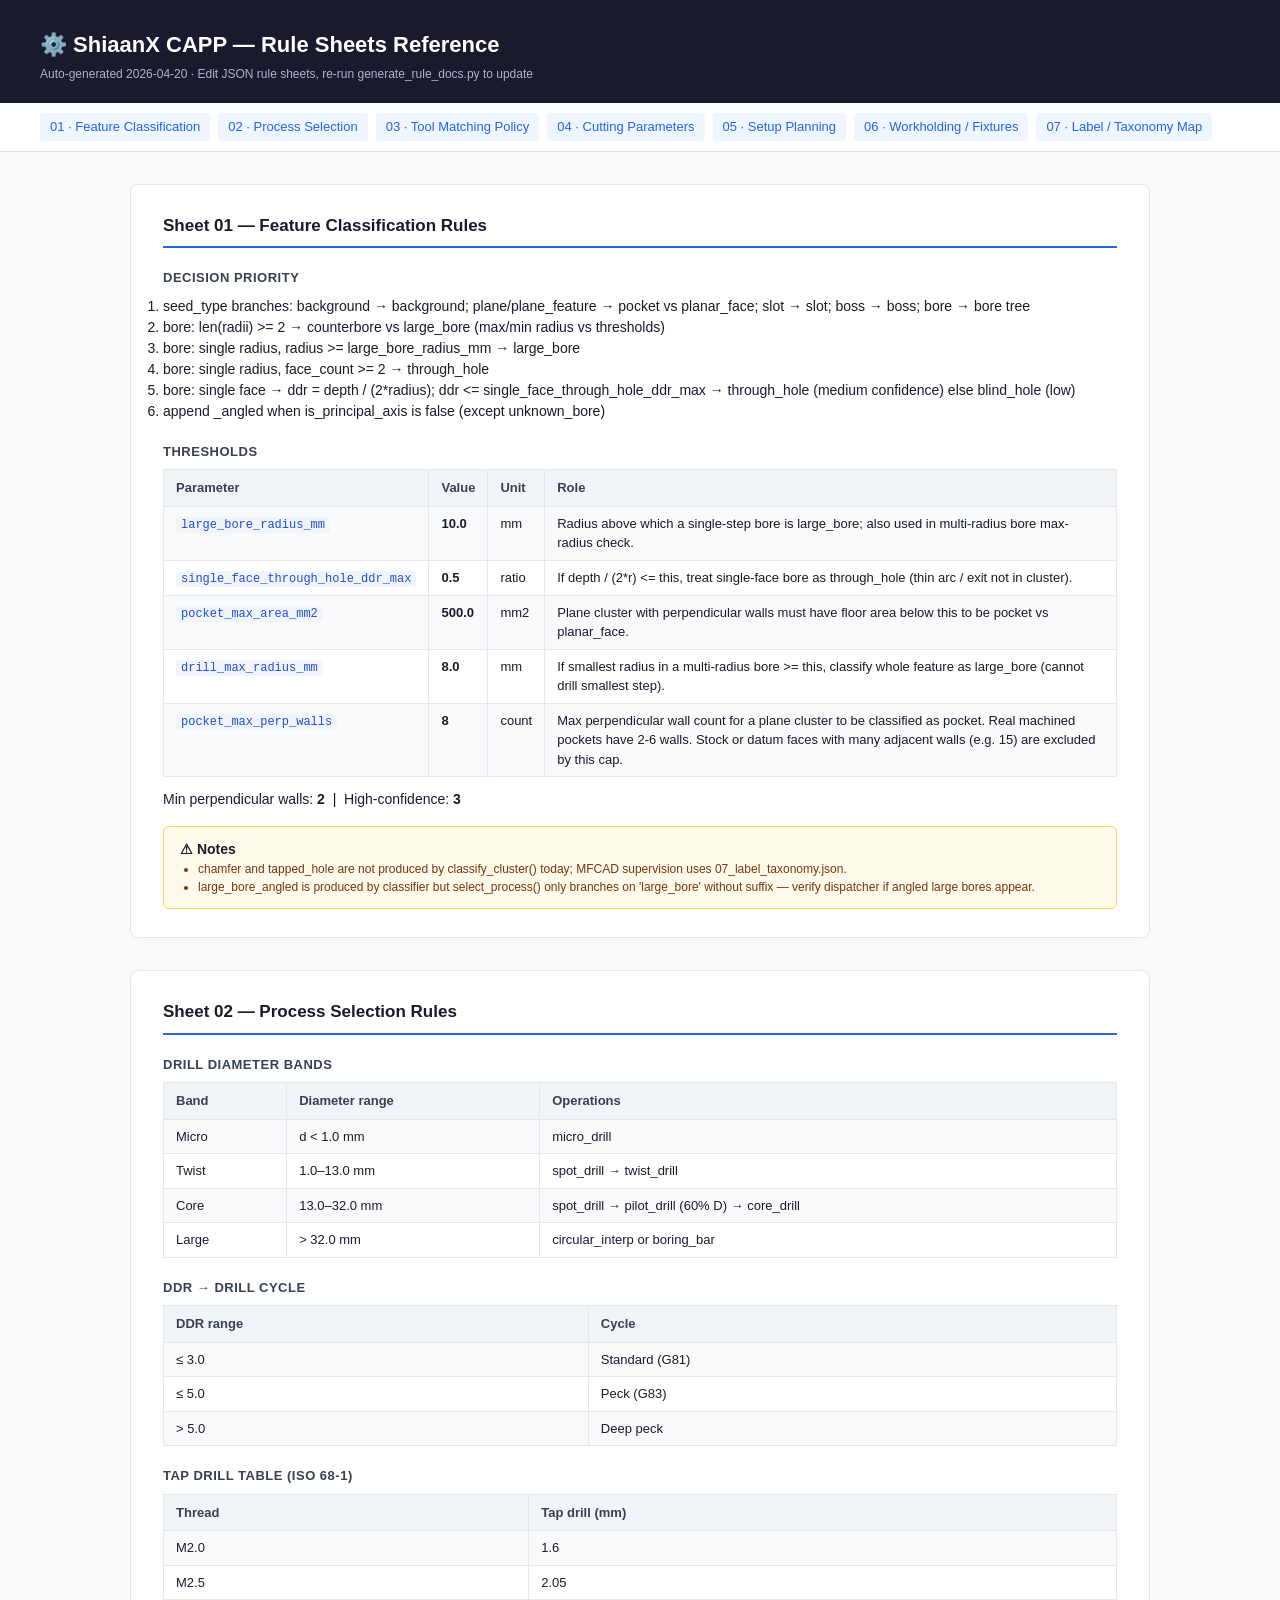
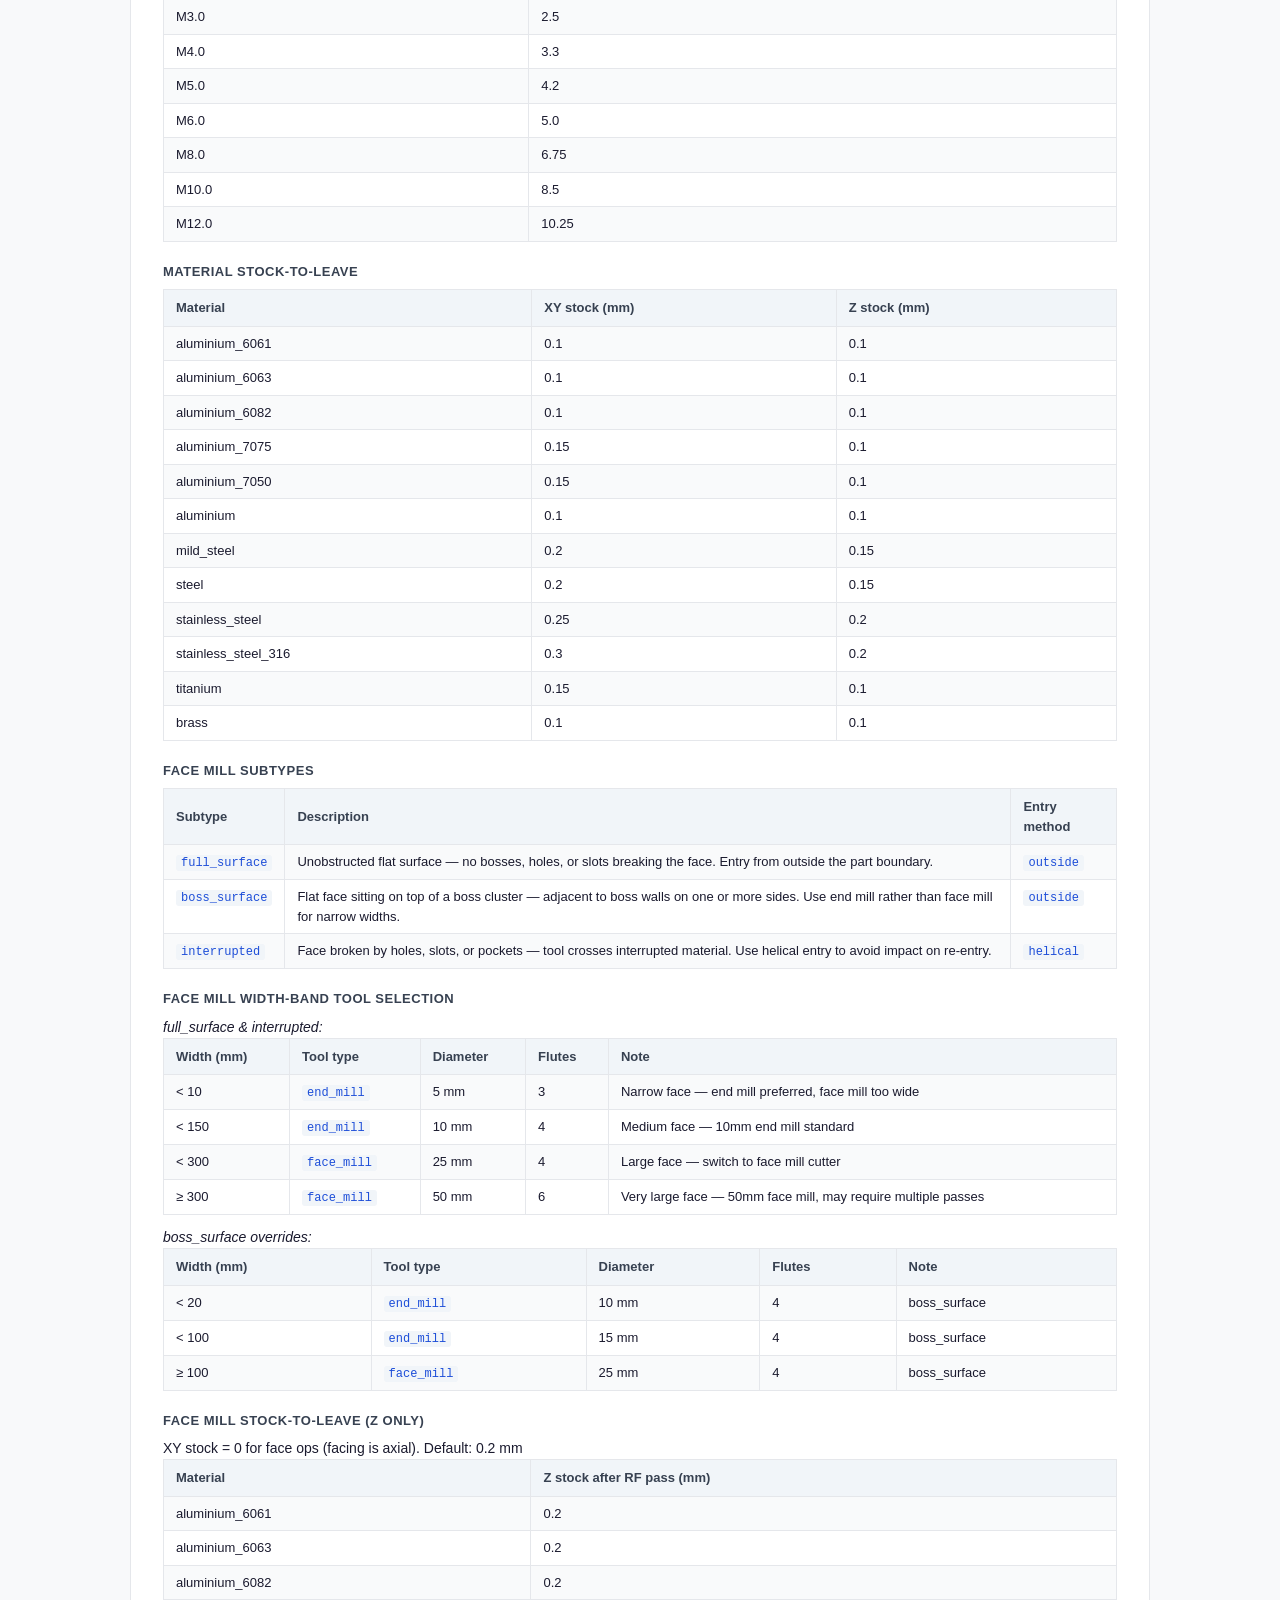
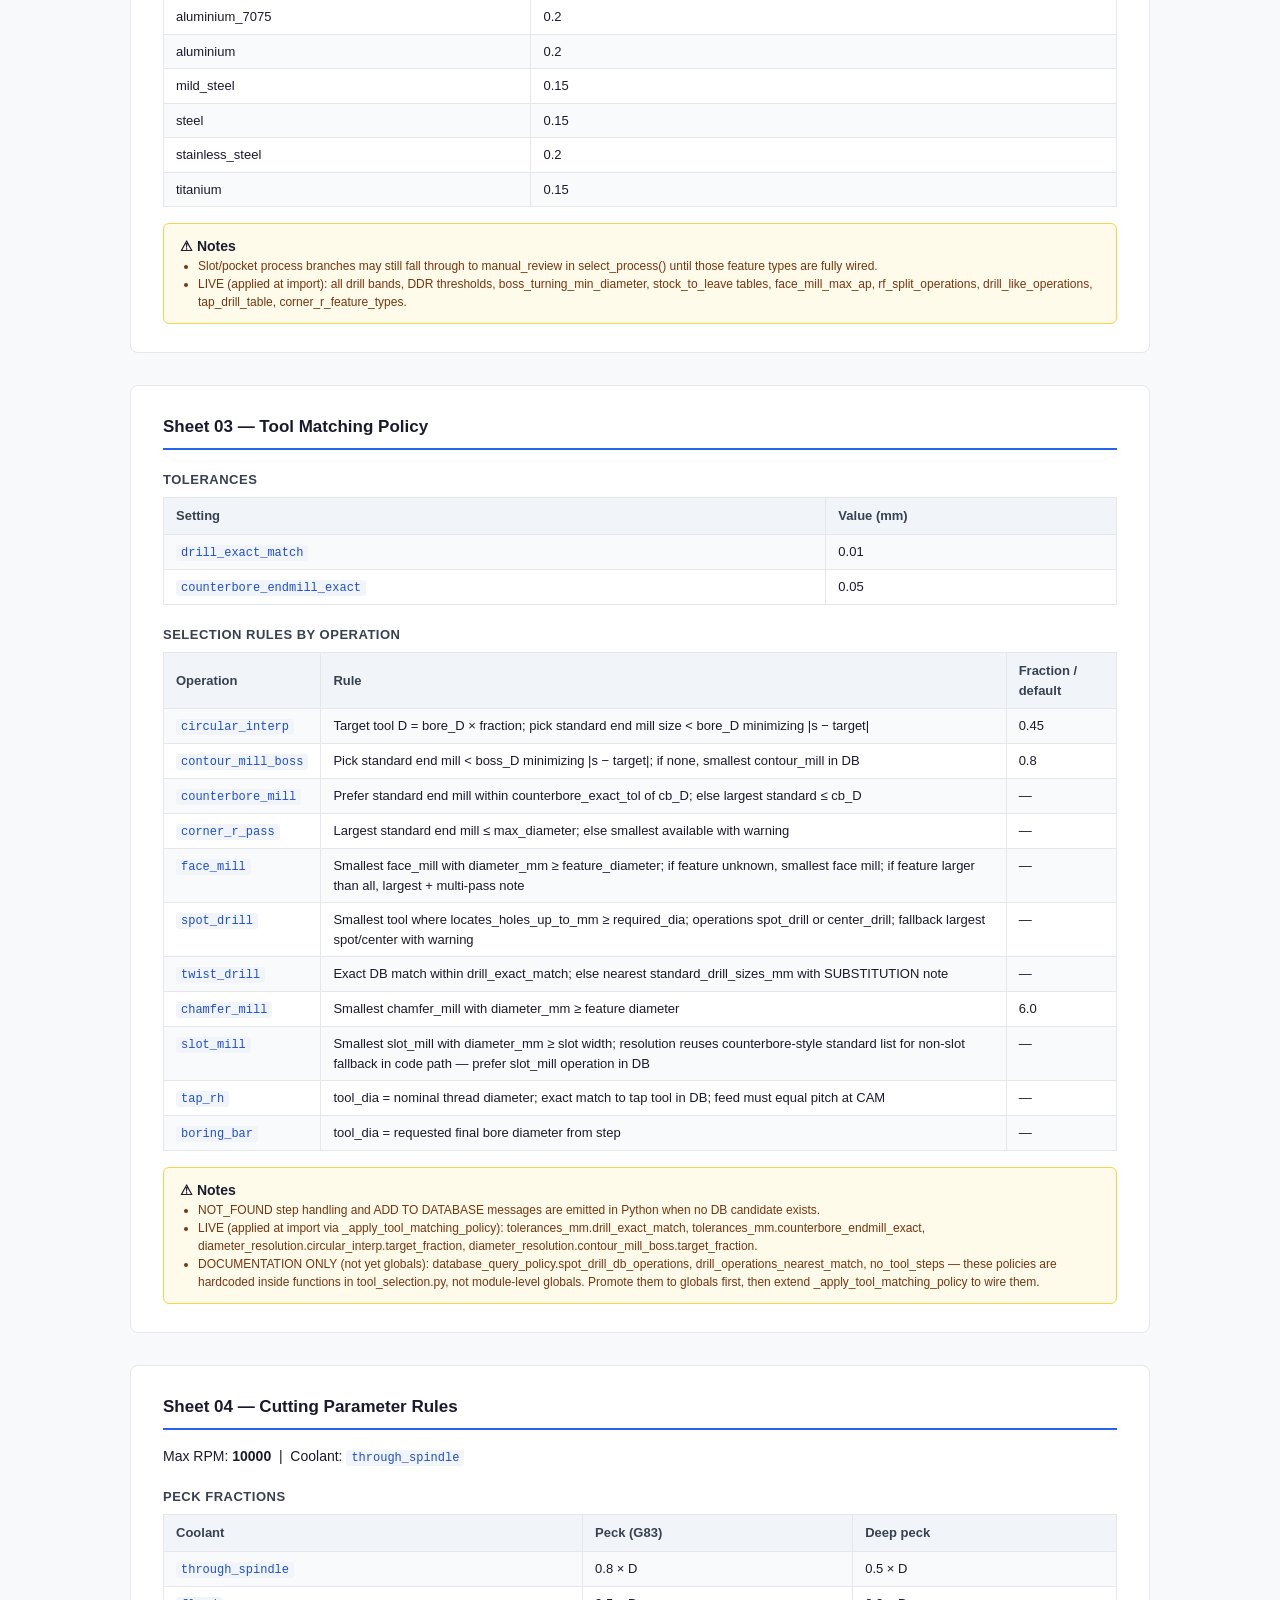
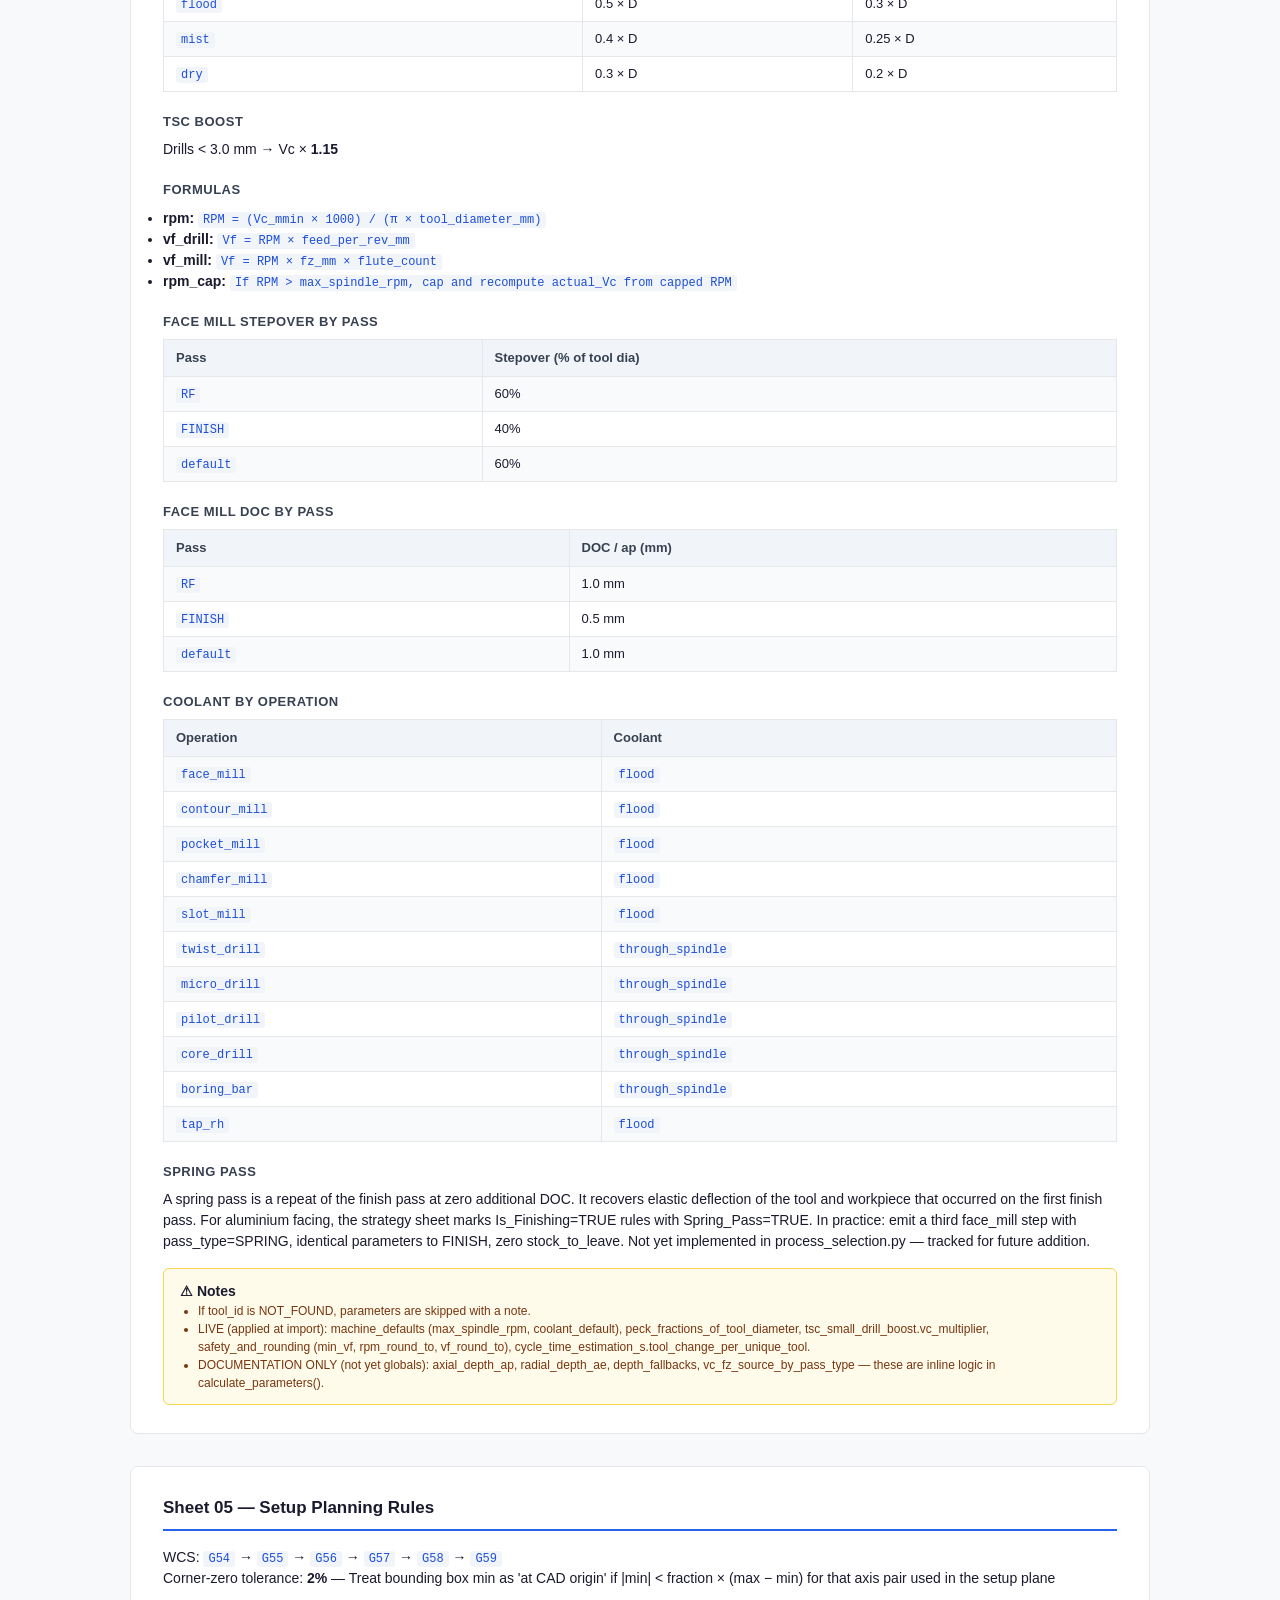
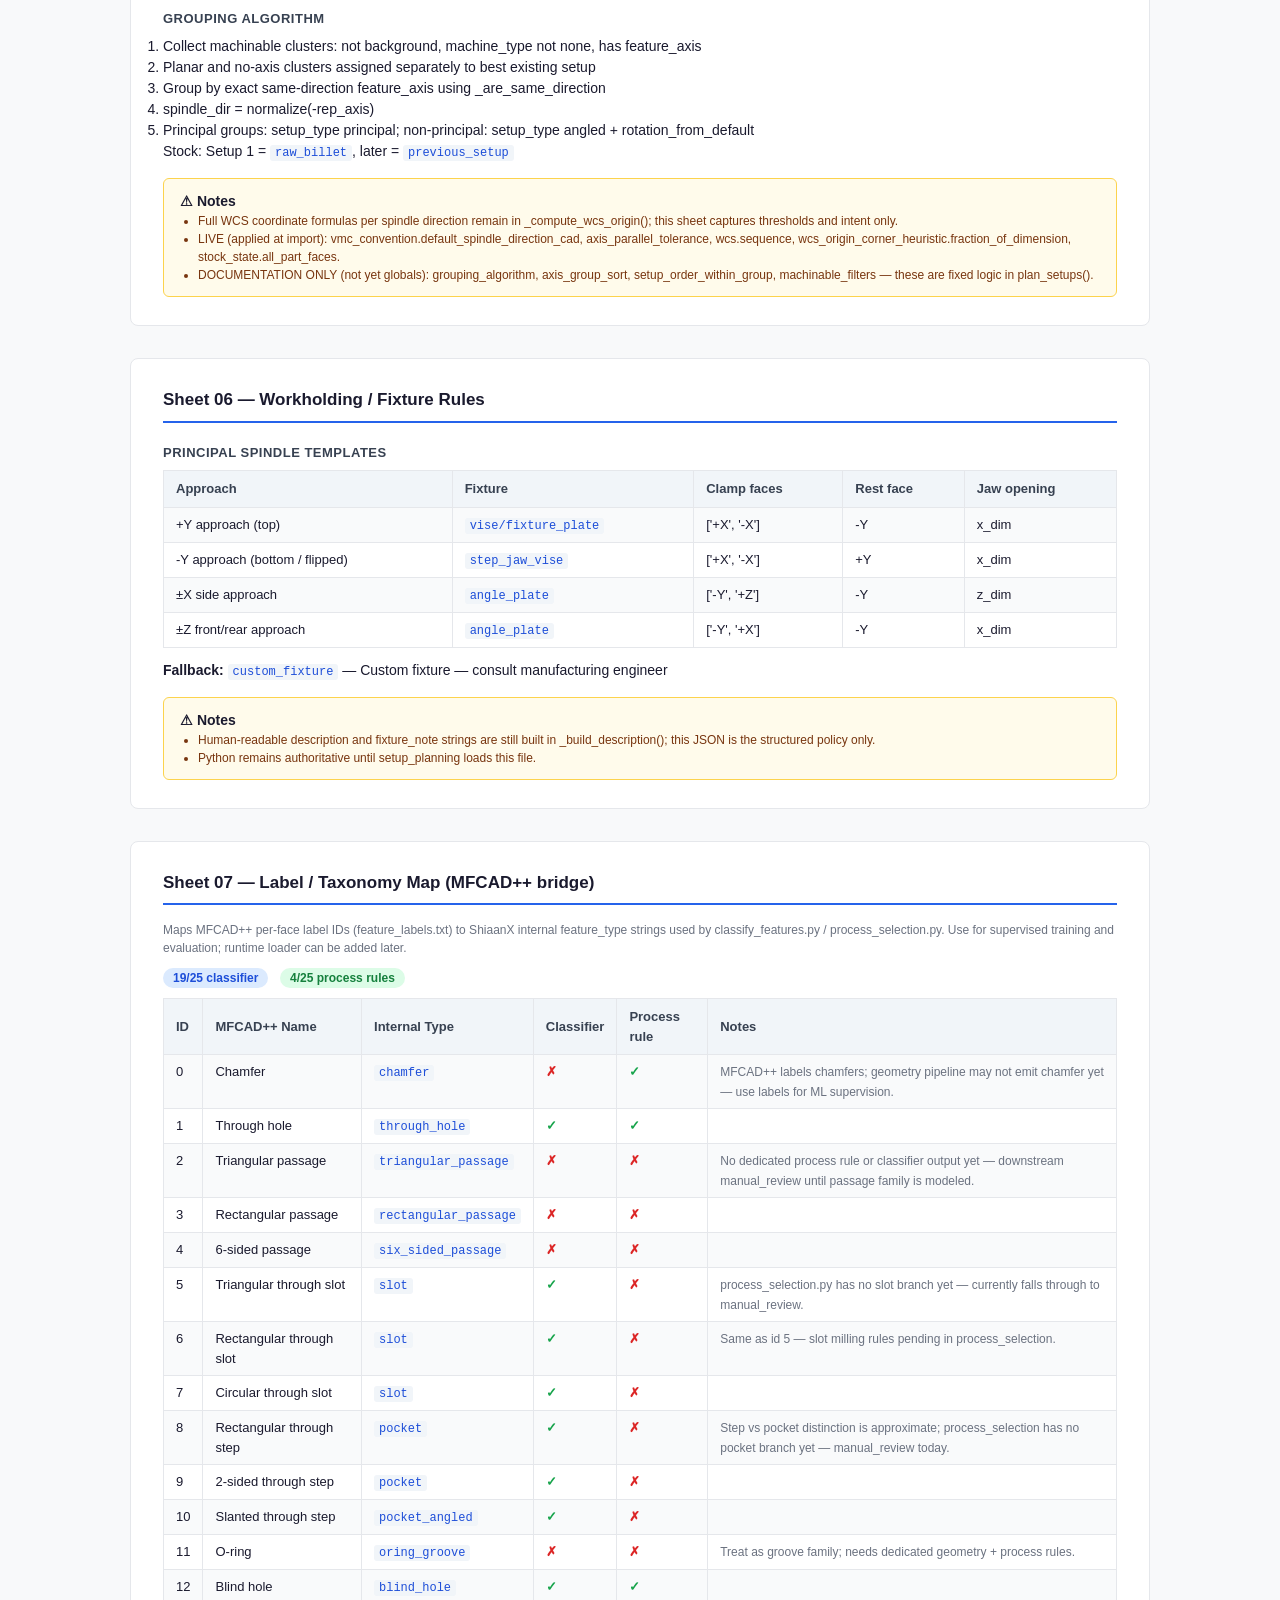
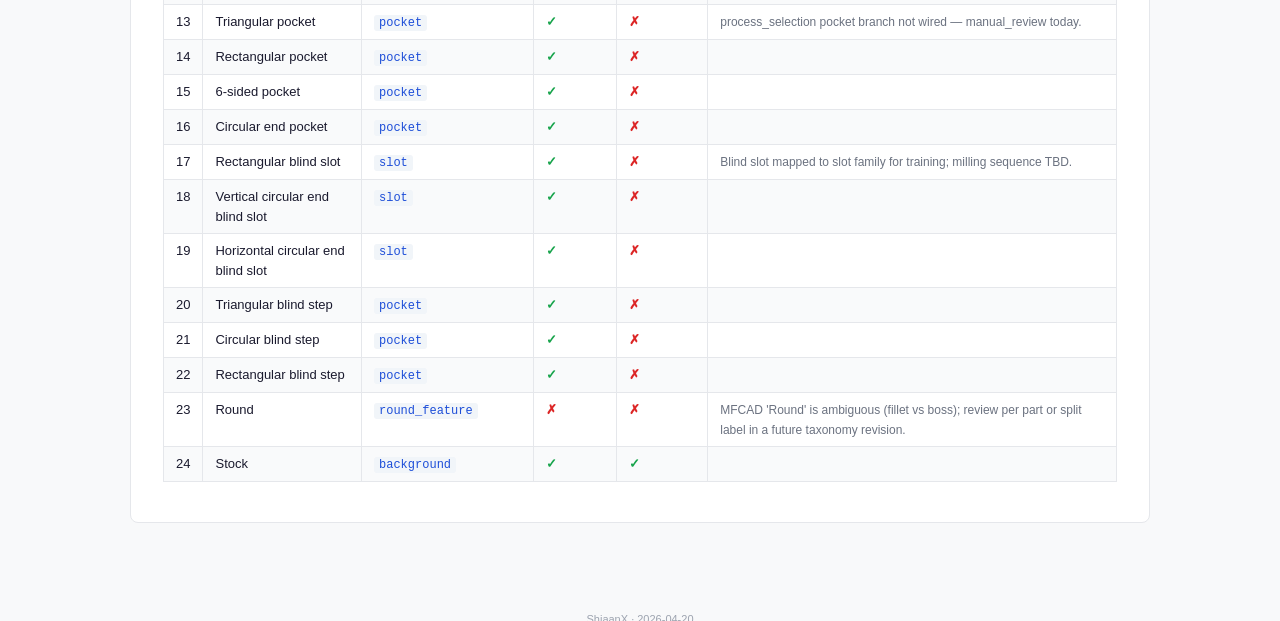
<file: new-pipelines/shiaanx-CAPP/index.html>
<!DOCTYPE html>
<html>
<head>
<meta charset="UTF-8">
<meta http-equiv="refresh" content="0; url=docs/RULES.html">
<title>ShiaanX CAPP</title>
</head>
<body>
<p>Redirecting… <a href="docs/RULES.html">click here if not redirected</a></p>
</body>
</html>
</file>
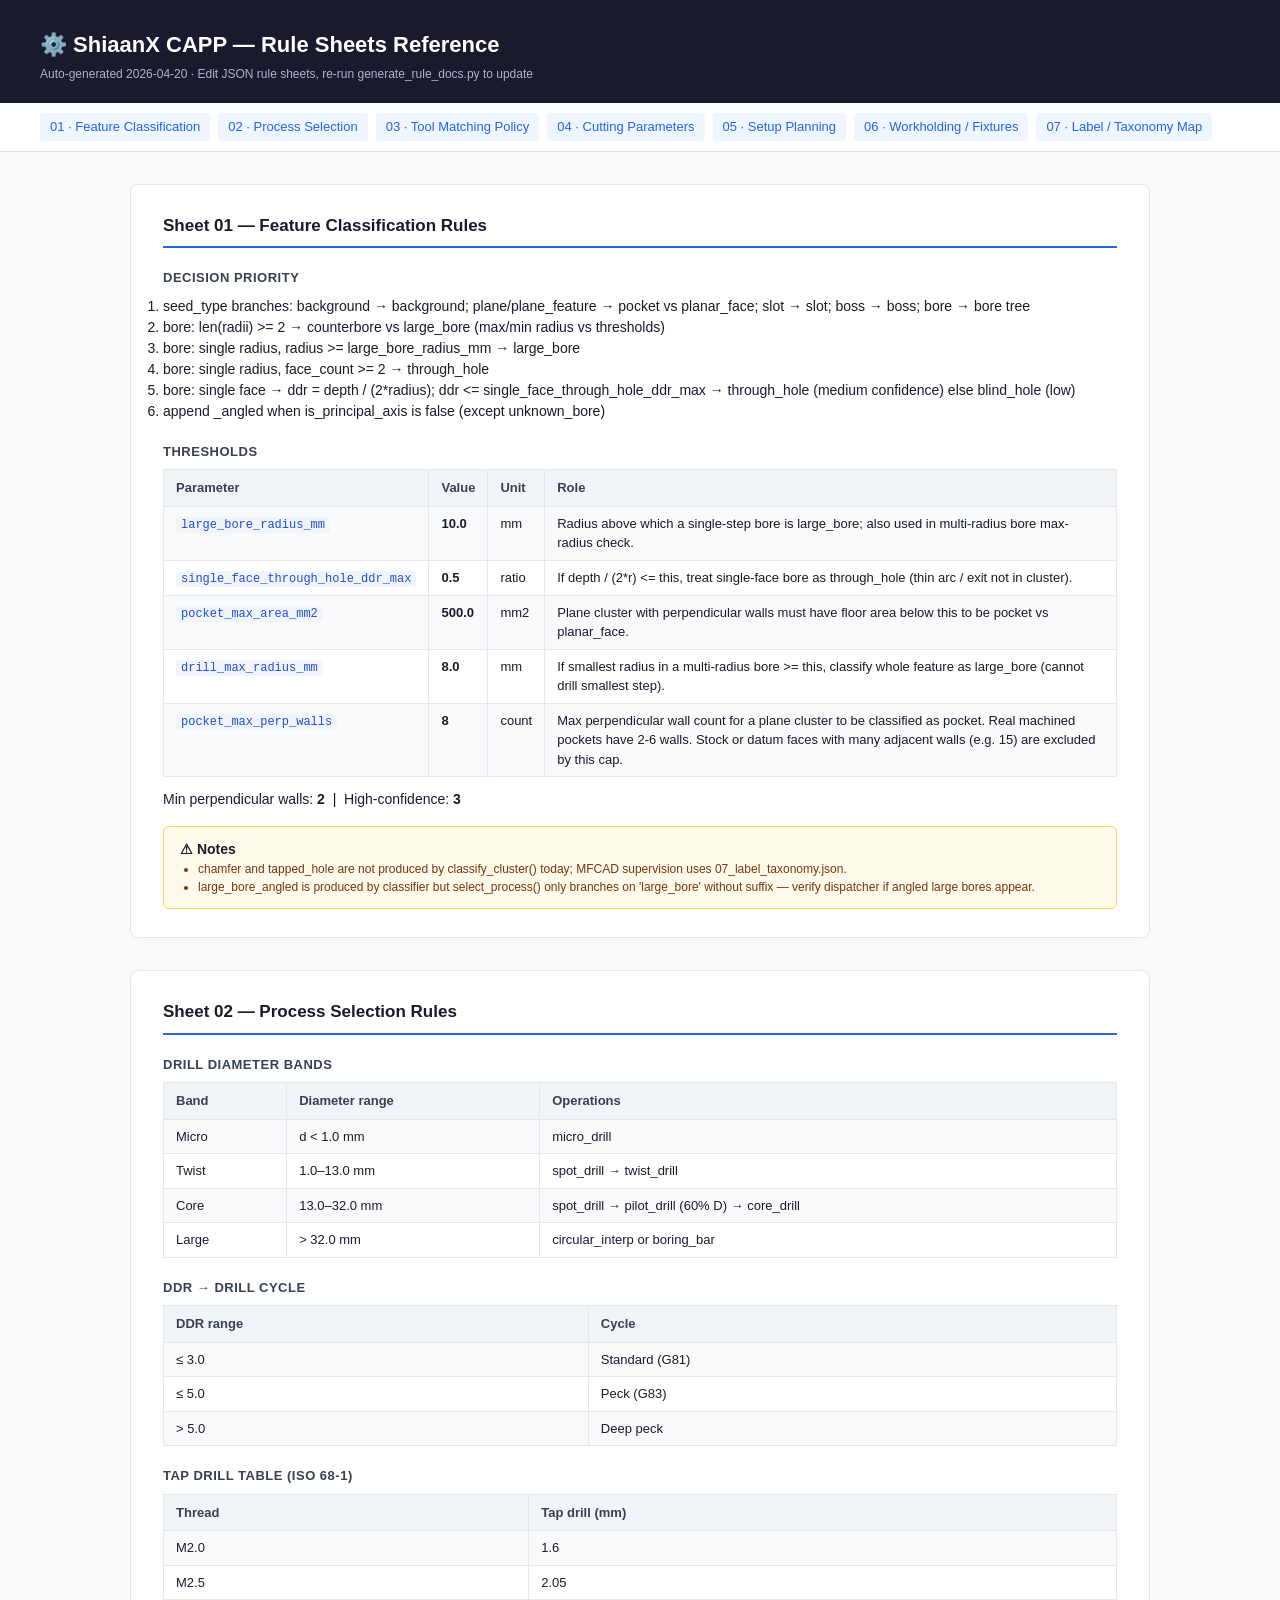
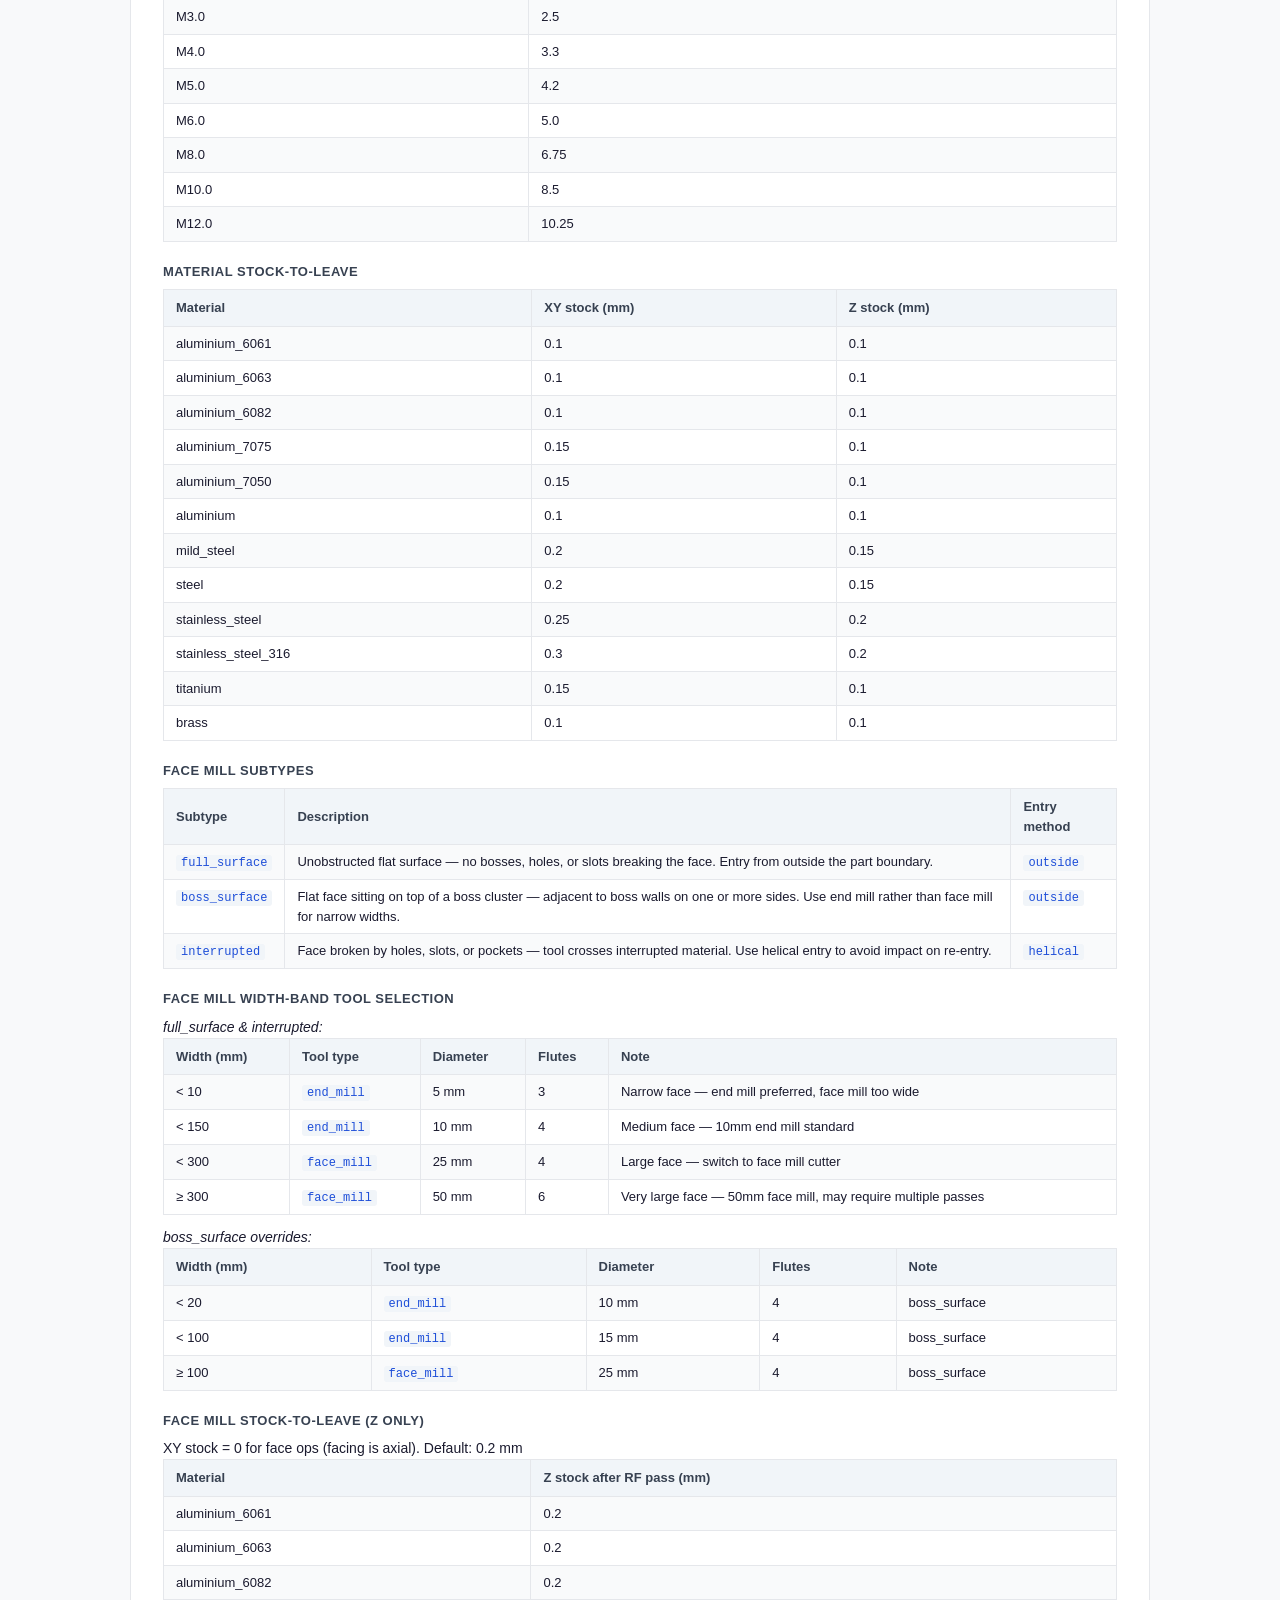
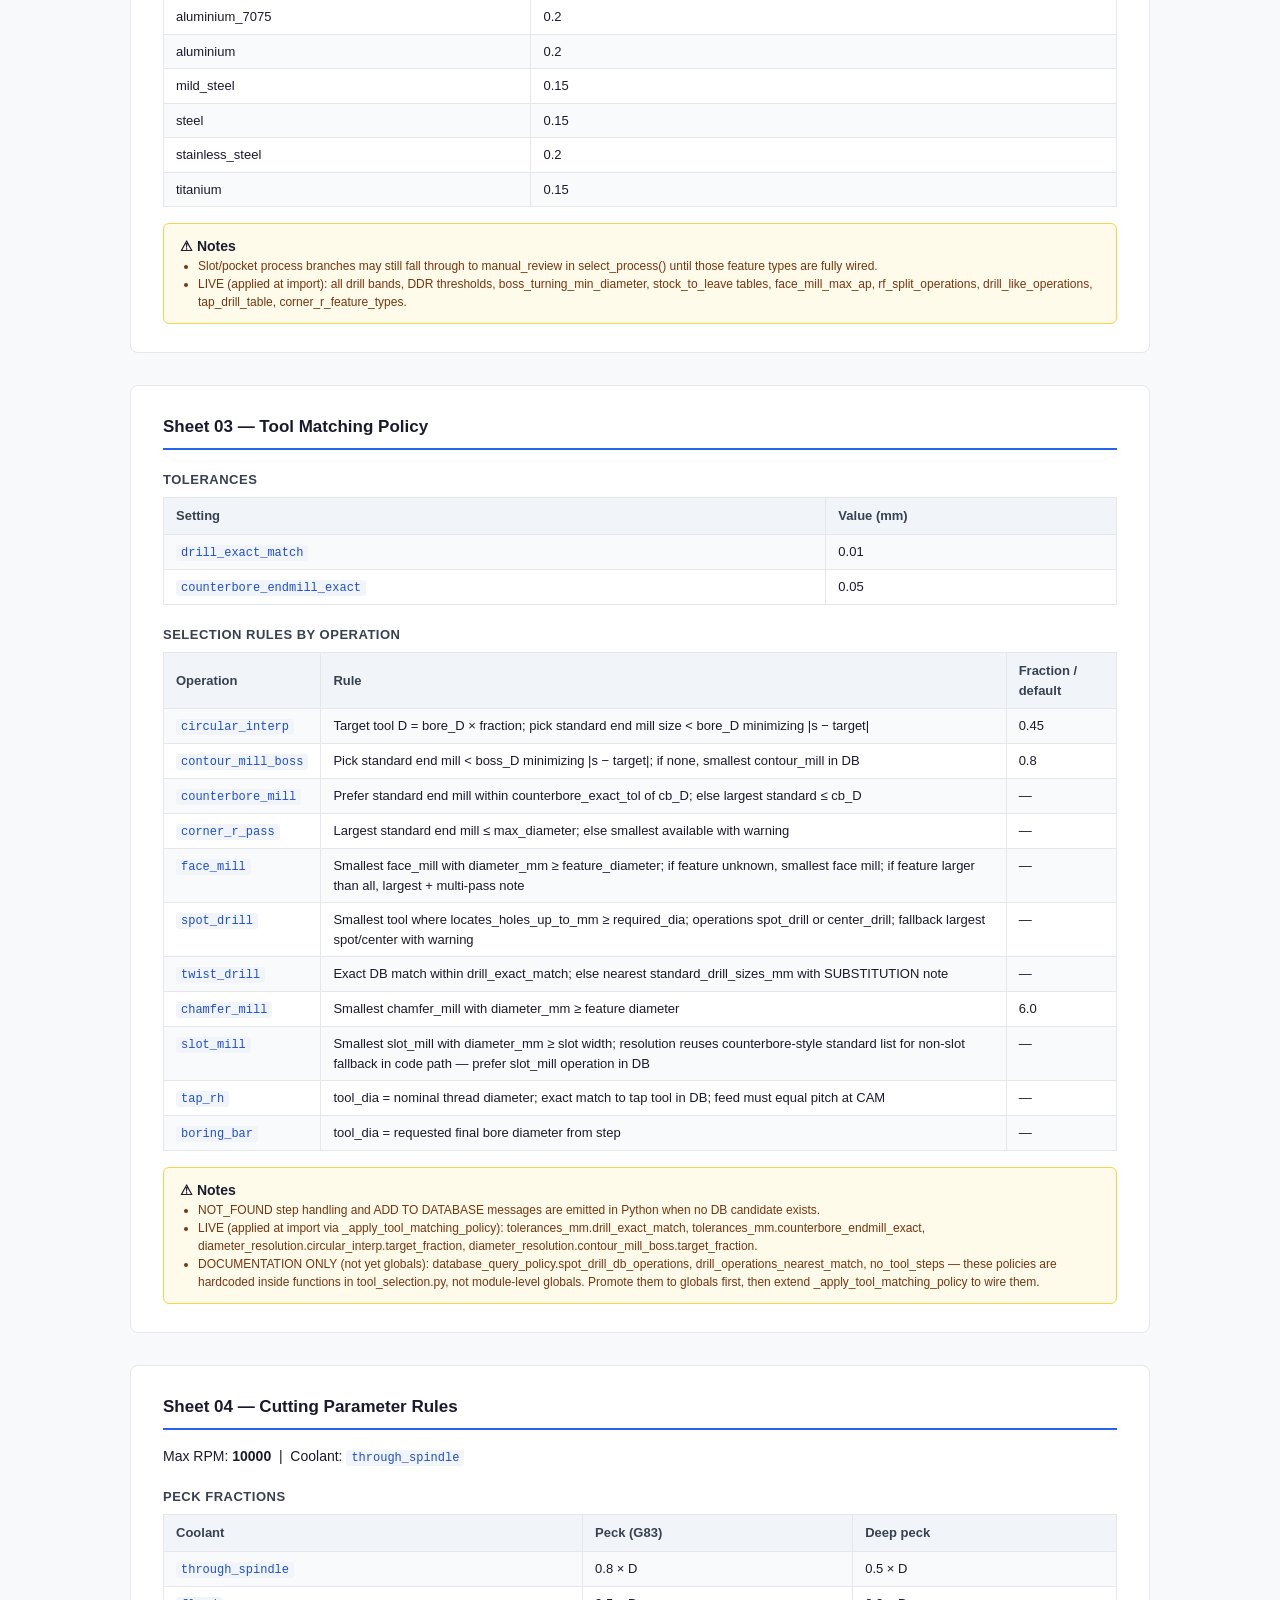
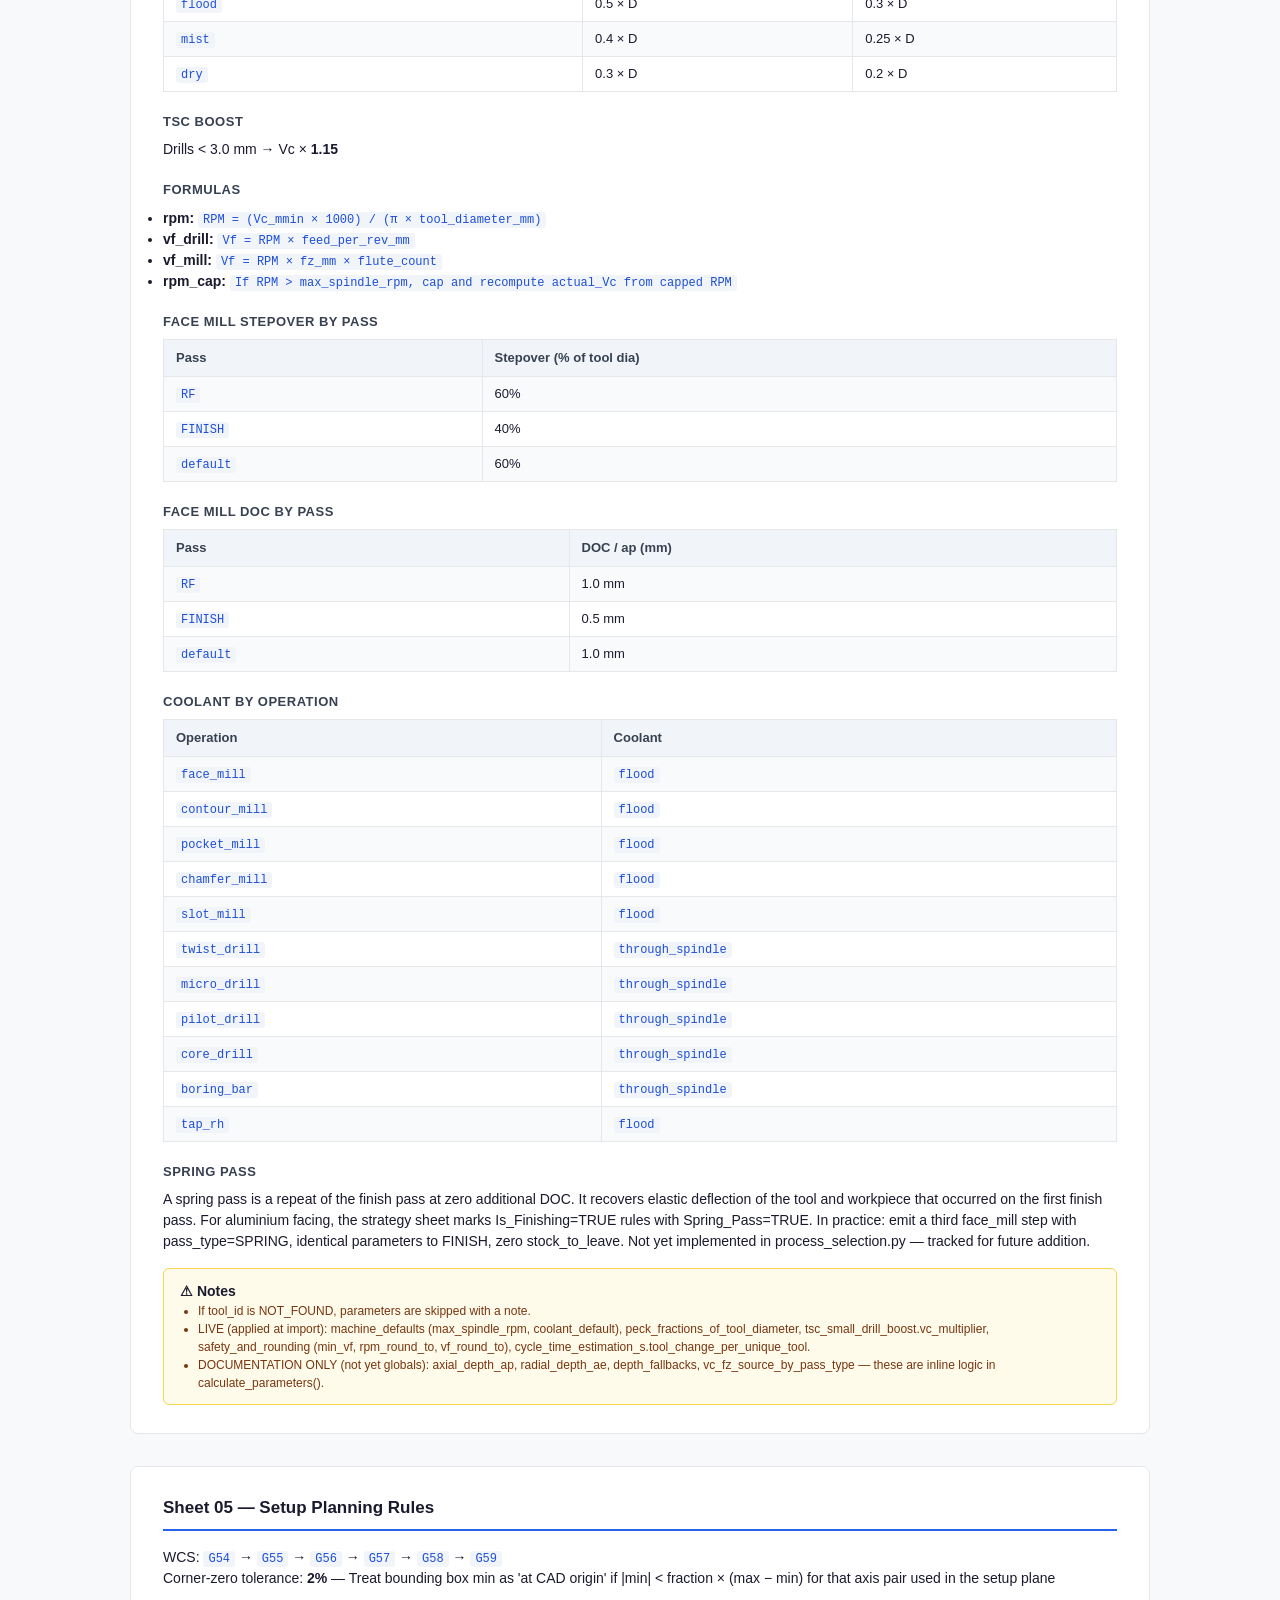
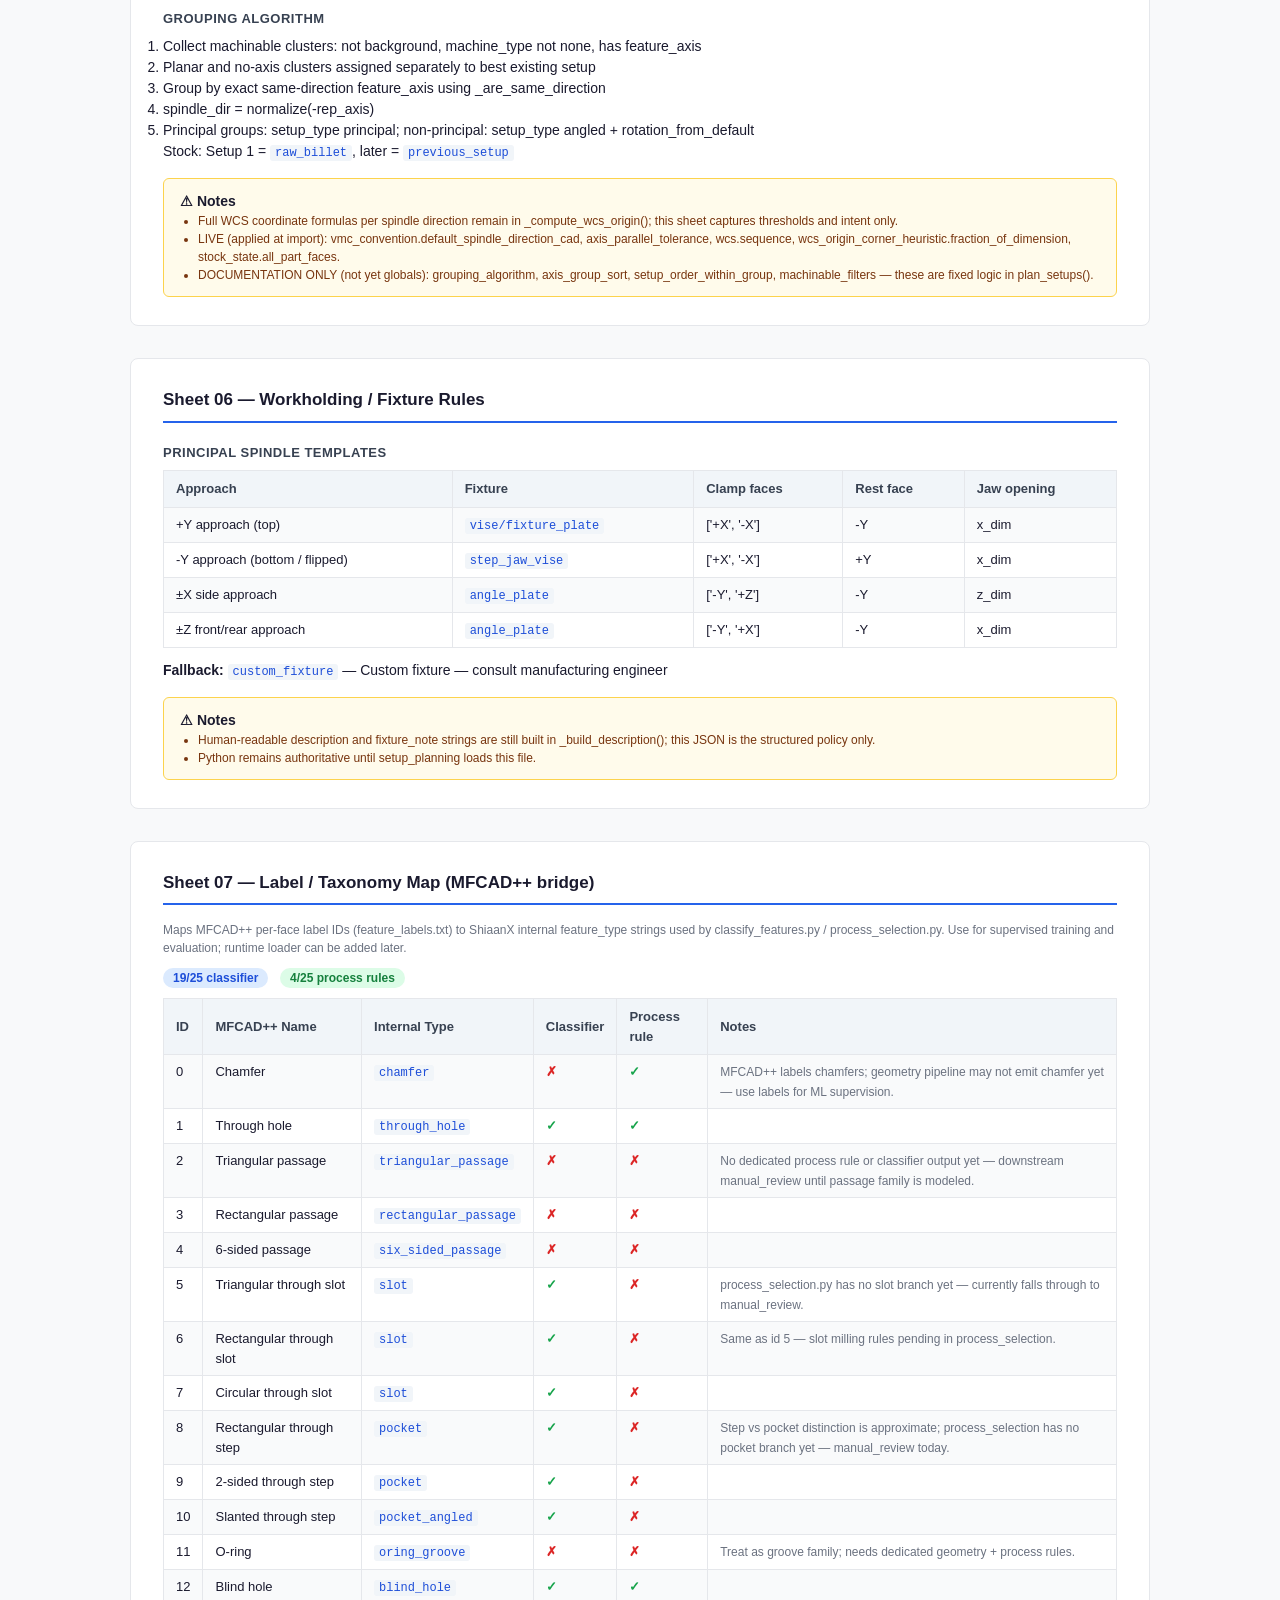
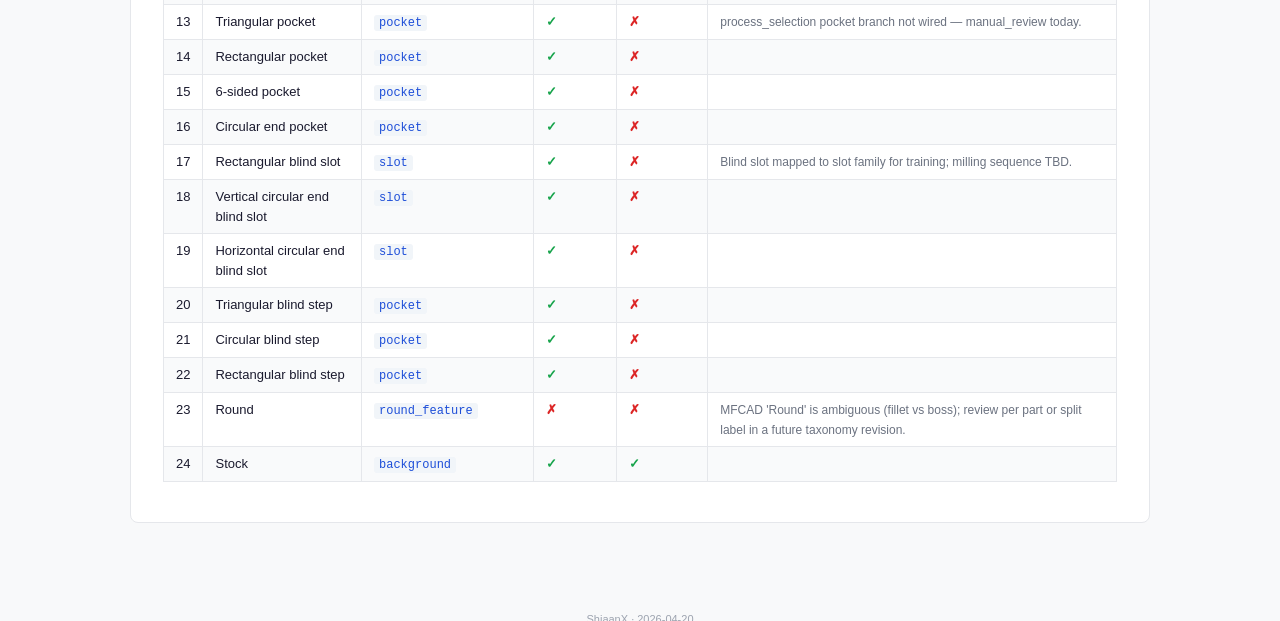
<file: new-pipelines/shiaanx-CAPP/docs/RULES.html>
<!DOCTYPE html>
<html lang="en"><head>
<meta charset="UTF-8"><meta name="viewport" content="width=device-width,initial-scale=1">
<title>ShiaanX CAPP — Rule Sheets</title>
<style>
* { box-sizing: border-box; margin: 0; padding: 0; }
body { font-family: -apple-system, BlinkMacSystemFont, 'Segoe UI', Roboto, sans-serif;
       font-size: 14px; color: #1a1a2e; background: #f8f9fa; line-height: 1.5; }
header { background: #1a1a2e; color: #fff; padding: 28px 40px 20px; }
header h1 { font-size: 22px; font-weight: 700; }
header p  { font-size: 12px; color: #aab4c8; margin-top: 4px; }
nav { background: #fff; border-bottom: 1px solid #e0e0e0;
      padding: 10px 40px; display: flex; flex-wrap: wrap; gap: 8px; }
nav a { color: #2563eb; text-decoration: none; font-size: 13px; font-weight: 500;
        padding: 4px 10px; border-radius: 4px; background: #eff6ff; }
nav a:hover { background: #dbeafe; }
main { max-width: 1100px; margin: 0 auto; padding: 32px 40px; }
section { background: #fff; border: 1px solid #e5e7eb; border-radius: 8px;
          margin-bottom: 32px; padding: 28px 32px; }
section h2 { font-size: 17px; font-weight: 700; border-bottom: 2px solid #2563eb;
             padding-bottom: 8px; margin-bottom: 16px; }
h3 { font-size: 13px; font-weight: 700; text-transform: uppercase; letter-spacing: 0.5px;
     color: #374151; margin: 20px 0 8px; }
table { width: 100%; border-collapse: collapse; font-size: 13px; margin-bottom: 12px; }
th { background: #f1f5f9; font-weight: 700; text-align: left; color: #374151;
     padding: 8px 12px; border: 1px solid #e5e7eb; }
td { padding: 7px 12px; border: 1px solid #e5e7eb; vertical-align: top; }
tr:nth-child(even) td { background: #f9fafb; }
code { background: #f1f5f9; color: #1d4ed8; padding: 1px 5px; border-radius: 3px; font-size: 12px; }
.yes { color: #16a34a; font-weight: 700; }
.no  { color: #dc2626; font-weight: 700; }
.note { color: #6b7280; font-size: 12px; }
.pill-blue  { background: #dbeafe; color: #1d4ed8; padding: 3px 10px; border-radius: 999px; font-size: 12px; font-weight: 600; }
.pill-green { background: #dcfce7; color: #15803d; padding: 3px 10px; border-radius: 999px; font-size: 12px; font-weight: 600; }
.warn-box { background: #fffbeb; border: 1px solid #fcd34d; border-radius: 6px;
            padding: 12px 16px; margin-top: 16px; }
.warn-box ul { padding-left: 18px; }
.warn-box li { color: #78350f; font-size: 12px; }
footer { text-align: center; color: #9ca3af; font-size: 11px; padding: 24px; }
</style></head><body>
<header><h1>⚙️ ShiaanX CAPP — Rule Sheets Reference</h1>
<p>Auto-generated 2026-04-20 · Edit JSON rule sheets, re-run generate_rule_docs.py to update</p></header>
<nav><a href="#s01">01 · Feature Classification</a><a href="#s02">02 · Process Selection</a><a href="#s03">03 · Tool Matching Policy</a><a href="#s04">04 · Cutting Parameters</a><a href="#s05">05 · Setup Planning</a><a href="#s06">06 · Workholding / Fixtures</a><a href="#s07">07 · Label / Taxonomy Map</a></nav>
<main><section id="s01"><h2>Sheet 01 — Feature Classification Rules</h2><h3>Decision Priority</h3><ol><li>seed_type branches: background → background; plane/plane_feature → pocket vs planar_face; slot → slot; boss → boss; bore → bore tree</li><li>bore: len(radii) &gt;= 2 → counterbore vs large_bore (max/min radius vs thresholds)</li><li>bore: single radius, radius &gt;= large_bore_radius_mm → large_bore</li><li>bore: single radius, face_count &gt;= 2 → through_hole</li><li>bore: single face → ddr = depth / (2*radius); ddr &lt;= single_face_through_hole_ddr_max → through_hole (medium confidence) else blind_hole (low)</li><li>append _angled when is_principal_axis is false (except unknown_bore)</li></ol><h3>Thresholds</h3><table><tr><th>Parameter</th><th>Value</th><th>Unit</th><th>Role</th></tr><tr><td><code>large_bore_radius_mm</code></td><td><strong>10.0</strong></td><td>mm</td><td>Radius above which a single-step bore is large_bore; also used in multi-radius bore max-radius check.</td></tr><tr><td><code>single_face_through_hole_ddr_max</code></td><td><strong>0.5</strong></td><td>ratio</td><td>If depth / (2*r) &lt;= this, treat single-face bore as through_hole (thin arc / exit not in cluster).</td></tr><tr><td><code>pocket_max_area_mm2</code></td><td><strong>500.0</strong></td><td>mm2</td><td>Plane cluster with perpendicular walls must have floor area below this to be pocket vs planar_face.</td></tr><tr><td><code>drill_max_radius_mm</code></td><td><strong>8.0</strong></td><td>mm</td><td>If smallest radius in a multi-radius bore &gt;= this, classify whole feature as large_bore (cannot drill smallest step).</td></tr><tr><td><code>pocket_max_perp_walls</code></td><td><strong>8</strong></td><td>count</td><td>Max perpendicular wall count for a plane cluster to be classified as pocket. Real machined pockets have 2-6 walls. Stock or datum faces with many adjacent walls (e.g. 15) are excluded by this cap.</td></tr></table><p>Min perpendicular walls: <strong>2</strong> &nbsp;|&nbsp; High-confidence: <strong>3</strong></p><div class="warn-box"><strong>⚠ Notes</strong><ul><li>chamfer and tapped_hole are not produced by classify_cluster() today; MFCAD supervision uses 07_label_taxonomy.json.</li><li>large_bore_angled is produced by classifier but select_process() only branches on 'large_bore' without suffix — verify dispatcher if angled large bores appear.</li></ul></div></section>
<section id="s02"><h2>Sheet 02 — Process Selection Rules</h2><h3>Drill Diameter Bands</h3><table><tr><th>Band</th><th>Diameter range</th><th>Operations</th></tr><tr><td>Micro</td><td>d &lt; 1.0 mm</td><td>micro_drill</td></tr><tr><td>Twist</td><td>1.0–13.0 mm</td><td>spot_drill → twist_drill</td></tr><tr><td>Core</td><td>13.0–32.0 mm</td><td>spot_drill → pilot_drill (60% D) → core_drill</td></tr><tr><td>Large</td><td>&gt; 32.0 mm</td><td>circular_interp or boring_bar</td></tr></table><h3>DDR → Drill Cycle</h3><table><tr><th>DDR range</th><th>Cycle</th></tr><tr><td>≤ 3.0</td><td>Standard (G81)</td></tr><tr><td>≤ 5.0</td><td>Peck (G83)</td></tr><tr><td>&gt; 5.0</td><td>Deep peck</td></tr></table><h3>Tap Drill Table (ISO 68-1)</h3><table><tr><th>Thread</th><th>Tap drill (mm)</th></tr><tr><td>M2.0</td><td>1.6</td></tr><tr><td>M2.5</td><td>2.05</td></tr><tr><td>M3.0</td><td>2.5</td></tr><tr><td>M4.0</td><td>3.3</td></tr><tr><td>M5.0</td><td>4.2</td></tr><tr><td>M6.0</td><td>5.0</td></tr><tr><td>M8.0</td><td>6.75</td></tr><tr><td>M10.0</td><td>8.5</td></tr><tr><td>M12.0</td><td>10.25</td></tr></table><h3>Material Stock-to-Leave</h3><table><tr><th>Material</th><th>XY stock (mm)</th><th>Z stock (mm)</th></tr><tr><td>aluminium_6061</td><td>0.1</td><td>0.1</td></tr><tr><td>aluminium_6063</td><td>0.1</td><td>0.1</td></tr><tr><td>aluminium_6082</td><td>0.1</td><td>0.1</td></tr><tr><td>aluminium_7075</td><td>0.15</td><td>0.1</td></tr><tr><td>aluminium_7050</td><td>0.15</td><td>0.1</td></tr><tr><td>aluminium</td><td>0.1</td><td>0.1</td></tr><tr><td>mild_steel</td><td>0.2</td><td>0.15</td></tr><tr><td>steel</td><td>0.2</td><td>0.15</td></tr><tr><td>stainless_steel</td><td>0.25</td><td>0.2</td></tr><tr><td>stainless_steel_316</td><td>0.3</td><td>0.2</td></tr><tr><td>titanium</td><td>0.15</td><td>0.1</td></tr><tr><td>brass</td><td>0.1</td><td>0.1</td></tr></table><h3>Face Mill Subtypes</h3><table><tr><th>Subtype</th><th>Description</th><th>Entry method</th></tr><tr><td><code>full_surface</code></td><td>Unobstructed flat surface — no bosses, holes, or slots breaking the face. Entry from outside the part boundary.</td><td><code>outside</code></td></tr><tr><td><code>boss_surface</code></td><td>Flat face sitting on top of a boss cluster — adjacent to boss walls on one or more sides. Use end mill rather than face mill for narrow widths.</td><td><code>outside</code></td></tr><tr><td><code>interrupted</code></td><td>Face broken by holes, slots, or pockets — tool crosses interrupted material. Use helical entry to avoid impact on re-entry.</td><td><code>helical</code></td></tr></table><h3>Face Mill Width-Band Tool Selection</h3><p><em>full_surface &amp; interrupted:</em></p><table><tr><th>Width (mm)</th><th>Tool type</th><th>Diameter</th><th>Flutes</th><th>Note</th></tr><tr><td>< 10</td><td><code>end_mill</code></td><td>5 mm</td><td>3</td><td>Narrow face — end mill preferred, face mill too wide</td></tr><tr><td>< 150</td><td><code>end_mill</code></td><td>10 mm</td><td>4</td><td>Medium face — 10mm end mill standard</td></tr><tr><td>< 300</td><td><code>face_mill</code></td><td>25 mm</td><td>4</td><td>Large face — switch to face mill cutter</td></tr><tr><td>≥ 300</td><td><code>face_mill</code></td><td>50 mm</td><td>6</td><td>Very large face — 50mm face mill, may require multiple passes</td></tr></table><p><em>boss_surface overrides:</em></p><table><tr><th>Width (mm)</th><th>Tool type</th><th>Diameter</th><th>Flutes</th><th>Note</th></tr><tr><td>< 20</td><td><code>end_mill</code></td><td>10 mm</td><td>4</td><td>boss_surface</td></tr><tr><td>< 100</td><td><code>end_mill</code></td><td>15 mm</td><td>4</td><td>boss_surface</td></tr><tr><td>≥ 100</td><td><code>face_mill</code></td><td>25 mm</td><td>4</td><td>boss_surface</td></tr></table><h3>Face Mill Stock-to-Leave (Z only)</h3><p>XY stock = 0 for face ops (facing is axial). Default: 0.2 mm</p><table><tr><th>Material</th><th>Z stock after RF pass (mm)</th></tr><tr><td>aluminium_6061</td><td>0.2</td></tr><tr><td>aluminium_6063</td><td>0.2</td></tr><tr><td>aluminium_6082</td><td>0.2</td></tr><tr><td>aluminium_7075</td><td>0.2</td></tr><tr><td>aluminium</td><td>0.2</td></tr><tr><td>mild_steel</td><td>0.15</td></tr><tr><td>steel</td><td>0.15</td></tr><tr><td>stainless_steel</td><td>0.2</td></tr><tr><td>titanium</td><td>0.15</td></tr></table><div class="warn-box"><strong>⚠ Notes</strong><ul><li>Slot/pocket process branches may still fall through to manual_review in select_process() until those feature types are fully wired.</li><li>LIVE (applied at import): all drill bands, DDR thresholds, boss_turning_min_diameter, stock_to_leave tables, face_mill_max_ap, rf_split_operations, drill_like_operations, tap_drill_table, corner_r_feature_types.</li></ul></div></section>
<section id="s03"><h2>Sheet 03 — Tool Matching Policy</h2><h3>Tolerances</h3><table><tr><th>Setting</th><th>Value (mm)</th></tr><tr><td><code>drill_exact_match</code></td><td>0.01</td></tr><tr><td><code>counterbore_endmill_exact</code></td><td>0.05</td></tr></table><h3>Selection Rules by Operation</h3><table><tr><th>Operation</th><th>Rule</th><th>Fraction / default</th></tr><tr><td><code>circular_interp</code></td><td>Target tool D = bore_D × fraction; pick standard end mill size &lt; bore_D minimizing |s − target|</td><td>0.45</td></tr><tr><td><code>contour_mill_boss</code></td><td>Pick standard end mill &lt; boss_D minimizing |s − target|; if none, smallest contour_mill in DB</td><td>0.8</td></tr><tr><td><code>counterbore_mill</code></td><td>Prefer standard end mill within counterbore_exact_tol of cb_D; else largest standard ≤ cb_D</td><td>—</td></tr><tr><td><code>corner_r_pass</code></td><td>Largest standard end mill ≤ max_diameter; else smallest available with warning</td><td>—</td></tr><tr><td><code>face_mill</code></td><td>Smallest face_mill with diameter_mm ≥ feature_diameter; if feature unknown, smallest face mill; if feature larger than all, largest + multi-pass note</td><td>—</td></tr><tr><td><code>spot_drill</code></td><td>Smallest tool where locates_holes_up_to_mm ≥ required_dia; operations spot_drill or center_drill; fallback largest spot/center with warning</td><td>—</td></tr><tr><td><code>twist_drill</code></td><td>Exact DB match within drill_exact_match; else nearest standard_drill_sizes_mm with SUBSTITUTION note</td><td>—</td></tr><tr><td><code>chamfer_mill</code></td><td>Smallest chamfer_mill with diameter_mm ≥ feature diameter</td><td>6.0</td></tr><tr><td><code>slot_mill</code></td><td>Smallest slot_mill with diameter_mm ≥ slot width; resolution reuses counterbore-style standard list for non-slot fallback in code path — prefer slot_mill operation in DB</td><td>—</td></tr><tr><td><code>tap_rh</code></td><td>tool_dia = nominal thread diameter; exact match to tap tool in DB; feed must equal pitch at CAM</td><td>—</td></tr><tr><td><code>boring_bar</code></td><td>tool_dia = requested final bore diameter from step</td><td>—</td></tr></table><div class="warn-box"><strong>⚠ Notes</strong><ul><li>NOT_FOUND step handling and ADD TO DATABASE messages are emitted in Python when no DB candidate exists.</li><li>LIVE (applied at import via _apply_tool_matching_policy): tolerances_mm.drill_exact_match, tolerances_mm.counterbore_endmill_exact, diameter_resolution.circular_interp.target_fraction, diameter_resolution.contour_mill_boss.target_fraction.</li><li>DOCUMENTATION ONLY (not yet globals): database_query_policy.spot_drill_db_operations, drill_operations_nearest_match, no_tool_steps — these policies are hardcoded inside functions in tool_selection.py, not module-level globals. Promote them to globals first, then extend _apply_tool_matching_policy to wire them.</li></ul></div></section>
<section id="s04"><h2>Sheet 04 — Cutting Parameter Rules</h2><p>Max RPM: <strong>10000</strong> &nbsp;|&nbsp; Coolant: <code>through_spindle</code></p><h3>Peck Fractions</h3><table><tr><th>Coolant</th><th>Peck (G83)</th><th>Deep peck</th></tr><tr><td><code>through_spindle</code></td><td>0.8 × D</td><td>0.5 × D</td></tr><tr><td><code>flood</code></td><td>0.5 × D</td><td>0.3 × D</td></tr><tr><td><code>mist</code></td><td>0.4 × D</td><td>0.25 × D</td></tr><tr><td><code>dry</code></td><td>0.3 × D</td><td>0.2 × D</td></tr></table><h3>TSC Boost</h3><p>Drills &lt; 3.0 mm → Vc × <strong>1.15</strong></p><h3>Formulas</h3><ul><li><strong>rpm:</strong> <code>RPM = (Vc_mmin × 1000) / (π × tool_diameter_mm)</code></li><li><strong>vf_drill:</strong> <code>Vf = RPM × feed_per_rev_mm</code></li><li><strong>vf_mill:</strong> <code>Vf = RPM × fz_mm × flute_count</code></li><li><strong>rpm_cap:</strong> <code>If RPM &gt; max_spindle_rpm, cap and recompute actual_Vc from capped RPM</code></li></ul><h3>Face Mill Stepover by Pass</h3><table><tr><th>Pass</th><th>Stepover (% of tool dia)</th></tr><tr><td><code>RF</code></td><td>60%</td></tr><tr><td><code>FINISH</code></td><td>40%</td></tr><tr><td><code>default</code></td><td>60%</td></tr></table><h3>Face Mill DOC by Pass</h3><table><tr><th>Pass</th><th>DOC / ap (mm)</th></tr><tr><td><code>RF</code></td><td>1.0 mm</td></tr><tr><td><code>FINISH</code></td><td>0.5 mm</td></tr><tr><td><code>default</code></td><td>1.0 mm</td></tr></table><h3>Coolant by Operation</h3><table><tr><th>Operation</th><th>Coolant</th></tr><tr><td><code>face_mill</code></td><td><code>flood</code></td></tr><tr><td><code>contour_mill</code></td><td><code>flood</code></td></tr><tr><td><code>pocket_mill</code></td><td><code>flood</code></td></tr><tr><td><code>chamfer_mill</code></td><td><code>flood</code></td></tr><tr><td><code>slot_mill</code></td><td><code>flood</code></td></tr><tr><td><code>twist_drill</code></td><td><code>through_spindle</code></td></tr><tr><td><code>micro_drill</code></td><td><code>through_spindle</code></td></tr><tr><td><code>pilot_drill</code></td><td><code>through_spindle</code></td></tr><tr><td><code>core_drill</code></td><td><code>through_spindle</code></td></tr><tr><td><code>boring_bar</code></td><td><code>through_spindle</code></td></tr><tr><td><code>tap_rh</code></td><td><code>flood</code></td></tr></table><h3>Spring Pass</h3><p>A spring pass is a repeat of the finish pass at zero additional DOC. It recovers elastic deflection of the tool and workpiece that occurred on the first finish pass. For aluminium facing, the strategy sheet marks Is_Finishing=TRUE rules with Spring_Pass=TRUE. In practice: emit a third face_mill step with pass_type=SPRING, identical parameters to FINISH, zero stock_to_leave. Not yet implemented in process_selection.py — tracked for future addition.</p><div class="warn-box"><strong>⚠ Notes</strong><ul><li>If tool_id is NOT_FOUND, parameters are skipped with a note.</li><li>LIVE (applied at import): machine_defaults (max_spindle_rpm, coolant_default), peck_fractions_of_tool_diameter, tsc_small_drill_boost.vc_multiplier, safety_and_rounding (min_vf, rpm_round_to, vf_round_to), cycle_time_estimation_s.tool_change_per_unique_tool.</li><li>DOCUMENTATION ONLY (not yet globals): axial_depth_ap, radial_depth_ae, depth_fallbacks, vc_fz_source_by_pass_type — these are inline logic in calculate_parameters().</li></ul></div></section>
<section id="s05"><h2>Sheet 05 — Setup Planning Rules</h2><p>WCS: <code>G54</code> → <code>G55</code> → <code>G56</code> → <code>G57</code> → <code>G58</code> → <code>G59</code></p><p>Corner-zero tolerance: <strong>2%</strong> — Treat bounding box min as 'at CAD origin' if |min| &lt; fraction × (max − min) for that axis pair used in the setup plane</p><h3>Grouping Algorithm</h3><ol><li>Collect machinable clusters: not background, machine_type not none, has feature_axis</li><li>Planar and no-axis clusters assigned separately to best existing setup</li><li>Group by exact same-direction feature_axis using _are_same_direction</li><li>spindle_dir = normalize(-rep_axis)</li><li>Principal groups: setup_type principal; non-principal: setup_type angled + rotation_from_default</li></ol><p>Stock: Setup 1 = <code>raw_billet</code>, later = <code>previous_setup</code></p><div class="warn-box"><strong>⚠ Notes</strong><ul><li>Full WCS coordinate formulas per spindle direction remain in _compute_wcs_origin(); this sheet captures thresholds and intent only.</li><li>LIVE (applied at import): vmc_convention.default_spindle_direction_cad, axis_parallel_tolerance, wcs.sequence, wcs_origin_corner_heuristic.fraction_of_dimension, stock_state.all_part_faces.</li><li>DOCUMENTATION ONLY (not yet globals): grouping_algorithm, axis_group_sort, setup_order_within_group, machinable_filters — these are fixed logic in plan_setups().</li></ul></div></section>
<section id="s06"><h2>Sheet 06 — Workholding / Fixture Rules</h2><h3>Principal Spindle Templates</h3><table><tr><th>Approach</th><th>Fixture</th><th>Clamp faces</th><th>Rest face</th><th>Jaw opening</th></tr><tr><td>+Y approach (top)</td><td><code>vise/fixture_plate</code></td><td>['+X', '-X']</td><td>-Y</td><td>x_dim</td></tr><tr><td>-Y approach (bottom / flipped)</td><td><code>step_jaw_vise</code></td><td>['+X', '-X']</td><td>+Y</td><td>x_dim</td></tr><tr><td>±X side approach</td><td><code>angle_plate</code></td><td>['-Y', '+Z']</td><td>-Y</td><td>z_dim</td></tr><tr><td>±Z front/rear approach</td><td><code>angle_plate</code></td><td>['-Y', '+X']</td><td>-Y</td><td>x_dim</td></tr></table><p><strong>Fallback:</strong> <code>custom_fixture</code> — Custom fixture — consult manufacturing engineer</p><div class="warn-box"><strong>⚠ Notes</strong><ul><li>Human-readable description and fixture_note strings are still built in _build_description(); this JSON is the structured policy only.</li><li>Python remains authoritative until setup_planning loads this file.</li></ul></div></section>
<section id="s07"><h2>Sheet 07 — Label / Taxonomy Map (MFCAD++ bridge)</h2><p class="note">Maps MFCAD++ per-face label IDs (feature_labels.txt) to ShiaanX internal feature_type strings used by classify_features.py / process_selection.py. Use for supervised training and evaluation; runtime loader can be added later.</p><p style="margin:10px 0"><span class="pill-blue">19/25 classifier</span> &nbsp; <span class="pill-green">4/25 process rules</span></p><table><tr><th>ID</th><th>MFCAD++ Name</th><th>Internal Type</th><th>Classifier</th><th>Process rule</th><th>Notes</th></tr><tr><td>0</td><td>Chamfer</td><td><code>chamfer</code></td><td><span class="no">✗</span></td><td><span class="yes">✓</span></td><td><span class="note">MFCAD++ labels chamfers; geometry pipeline may not emit chamfer yet — use labels for ML supervision.</span></td></tr><tr><td>1</td><td>Through hole</td><td><code>through_hole</code></td><td><span class="yes">✓</span></td><td><span class="yes">✓</span></td><td><span class="note"></span></td></tr><tr><td>2</td><td>Triangular passage</td><td><code>triangular_passage</code></td><td><span class="no">✗</span></td><td><span class="no">✗</span></td><td><span class="note">No dedicated process rule or classifier output yet — downstream manual_review until passage family is modeled.</span></td></tr><tr><td>3</td><td>Rectangular passage</td><td><code>rectangular_passage</code></td><td><span class="no">✗</span></td><td><span class="no">✗</span></td><td><span class="note"></span></td></tr><tr><td>4</td><td>6-sided passage</td><td><code>six_sided_passage</code></td><td><span class="no">✗</span></td><td><span class="no">✗</span></td><td><span class="note"></span></td></tr><tr><td>5</td><td>Triangular through slot</td><td><code>slot</code></td><td><span class="yes">✓</span></td><td><span class="no">✗</span></td><td><span class="note">process_selection.py has no slot branch yet — currently falls through to manual_review.</span></td></tr><tr><td>6</td><td>Rectangular through slot</td><td><code>slot</code></td><td><span class="yes">✓</span></td><td><span class="no">✗</span></td><td><span class="note">Same as id 5 — slot milling rules pending in process_selection.</span></td></tr><tr><td>7</td><td>Circular through slot</td><td><code>slot</code></td><td><span class="yes">✓</span></td><td><span class="no">✗</span></td><td><span class="note"></span></td></tr><tr><td>8</td><td>Rectangular through step</td><td><code>pocket</code></td><td><span class="yes">✓</span></td><td><span class="no">✗</span></td><td><span class="note">Step vs pocket distinction is approximate; process_selection has no pocket branch yet — manual_review today.</span></td></tr><tr><td>9</td><td>2-sided through step</td><td><code>pocket</code></td><td><span class="yes">✓</span></td><td><span class="no">✗</span></td><td><span class="note"></span></td></tr><tr><td>10</td><td>Slanted through step</td><td><code>pocket_angled</code></td><td><span class="yes">✓</span></td><td><span class="no">✗</span></td><td><span class="note"></span></td></tr><tr><td>11</td><td>O-ring</td><td><code>oring_groove</code></td><td><span class="no">✗</span></td><td><span class="no">✗</span></td><td><span class="note">Treat as groove family; needs dedicated geometry + process rules.</span></td></tr><tr><td>12</td><td>Blind hole</td><td><code>blind_hole</code></td><td><span class="yes">✓</span></td><td><span class="yes">✓</span></td><td><span class="note"></span></td></tr><tr><td>13</td><td>Triangular pocket</td><td><code>pocket</code></td><td><span class="yes">✓</span></td><td><span class="no">✗</span></td><td><span class="note">process_selection pocket branch not wired — manual_review today.</span></td></tr><tr><td>14</td><td>Rectangular pocket</td><td><code>pocket</code></td><td><span class="yes">✓</span></td><td><span class="no">✗</span></td><td><span class="note"></span></td></tr><tr><td>15</td><td>6-sided pocket</td><td><code>pocket</code></td><td><span class="yes">✓</span></td><td><span class="no">✗</span></td><td><span class="note"></span></td></tr><tr><td>16</td><td>Circular end pocket</td><td><code>pocket</code></td><td><span class="yes">✓</span></td><td><span class="no">✗</span></td><td><span class="note"></span></td></tr><tr><td>17</td><td>Rectangular blind slot</td><td><code>slot</code></td><td><span class="yes">✓</span></td><td><span class="no">✗</span></td><td><span class="note">Blind slot mapped to slot family for training; milling sequence TBD.</span></td></tr><tr><td>18</td><td>Vertical circular end blind slot</td><td><code>slot</code></td><td><span class="yes">✓</span></td><td><span class="no">✗</span></td><td><span class="note"></span></td></tr><tr><td>19</td><td>Horizontal circular end blind slot</td><td><code>slot</code></td><td><span class="yes">✓</span></td><td><span class="no">✗</span></td><td><span class="note"></span></td></tr><tr><td>20</td><td>Triangular blind step</td><td><code>pocket</code></td><td><span class="yes">✓</span></td><td><span class="no">✗</span></td><td><span class="note"></span></td></tr><tr><td>21</td><td>Circular blind step</td><td><code>pocket</code></td><td><span class="yes">✓</span></td><td><span class="no">✗</span></td><td><span class="note"></span></td></tr><tr><td>22</td><td>Rectangular blind step</td><td><code>pocket</code></td><td><span class="yes">✓</span></td><td><span class="no">✗</span></td><td><span class="note"></span></td></tr><tr><td>23</td><td>Round</td><td><code>round_feature</code></td><td><span class="no">✗</span></td><td><span class="no">✗</span></td><td><span class="note">MFCAD 'Round' is ambiguous (fillet vs boss); review per part or split label in a future taxonomy revision.</span></td></tr><tr><td>24</td><td>Stock</td><td><code>background</code></td><td><span class="yes">✓</span></td><td><span class="yes">✓</span></td><td><span class="note"></span></td></tr></table></section></main>
<footer>ShiaanX · 2026-04-20</footer>
</body></html>
</file>
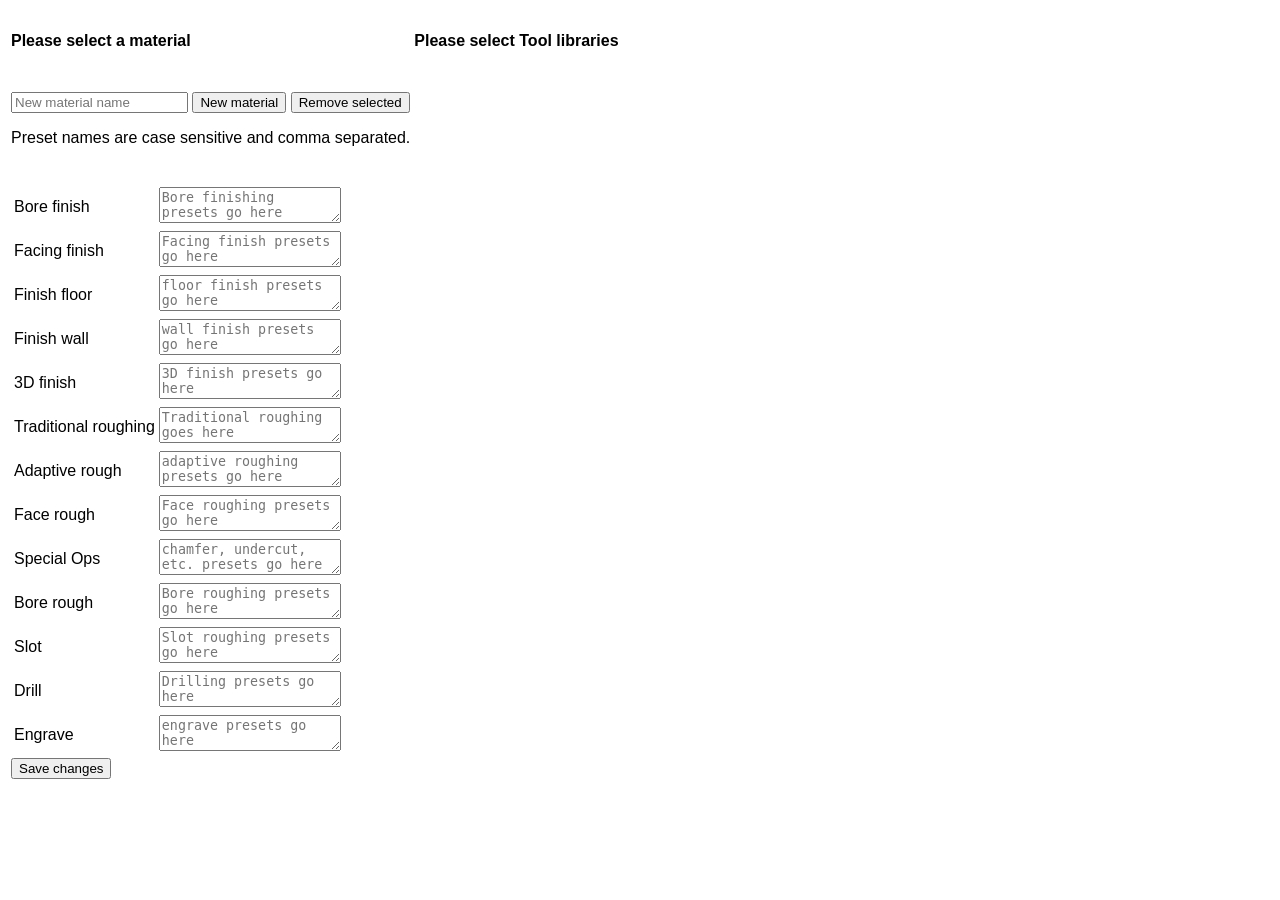
<file: new-pipelines/shiaanx-CAPP/Toolpath/code/commands/command_RequestFusionOps/CuttingConfigTab.html>
<!DOCTYPE html>
<html lang="en">

<head>
    <meta charset="UTF-8">
    <meta viewport="width=device-width, initial-scale=1.0">
    <title>List with Dynamic Array</title>
    <style>
        body {
            font-family: Arial, sans-serif;
        }

        #itemsList li.selected {
            background-color: #add8e6;
        }

        #itemsList li {
            cursor: pointer;
            border: 1px solid black;
            /* Sets a black border around each list item */
            padding: 8px;
            /* Adds some space inside the border, around the list item's content */
            margin-bottom: 5px;
            /* Adds some space between each list item */
            list-style-position: inside;
            /* Ensures the bullet point or number is inside the border */
        }

        #itemsList li:hover {
            background-color: #f0f0f0;
        }

        #contentBox {
            margin-top: 20px;
        }

        ul,
        ol {
            list-style-type: none;
        }
    </style>
</head>

<body>
    <table>
        <tr>
            <td>
                <h4>Please select a material</h4>
            </td>
            <td>    
                <h4>Please select Tool libraries</h4>
            </td>
        </tr>
        <tr>
            <td>
                <ul id="itemsList"></ul>
                <input type="text" id="newBundleNameInput" placeholder="New material name"
                    title="Enter a new material name here. It must be distinct from existing ones.">
                <button id="addBundleButton"
                    title="Click to add a new material to the list. Don't forget to adjust the preset names below afterwards.">New
                    material</button>
                <button id="removeSelectedBundleButton" title="Delete selected material.">Remove selected</button>
                <p>Preset names are case sensitive and comma separated.</p>
                <table>
                    <caption>
                        <h4 id="titlePresetNamesAndPriorities"></h4>
                    </caption>
                    <tr>
                        <td title="These preset names will be used for finishing operations">Bore finish</td>
                        <td><textarea id="contentBox_tp_bore_finish" placeholder="Bore finishing presets go here"
                                title="Edit to change preset names for currently selected material."></textarea>
                        </td>
                    </tr>
                    <tr>
                        <td title="These preset names will be used facing finish">Facing finish</td>
                        <td><textarea id="contentBox_tp_face" placeholder="Facing finish presets go here"
                                title="Edit to change preset names for currently selected material."></textarea>
                        </td>
                    </tr>
                    <tr>
                        <td title="These preset names will be used for floor finishing operations">Finish floor</td>
                        <td><textarea id="contentBox_tp_floor_finish" placeholder="floor finish presets go here"
                                title="Edit to change preset names for currently selected material."></textarea>
                        </td>
                    </tr>
                    <tr>
                        <td title="These preset names will be used for wall finishing operations">Finish wall</td>
                        <td><textarea id="contentBox_tp_wall_finish" placeholder="wall finish presets go here"
                                title="Edit to change preset names for currently selected material."></textarea>
                        </td>
                    </tr>
                    <tr>
                        <td title="These preset names will be used for most 3D finishing operations">3D finish</td>
                        <td><textarea id="contentBox_tp_surface" placeholder="3D finish presets go here"
                                title="Edit to change preset names for currently selected material."></textarea>
                        </td>
                    </tr>
                    <tr>
                        <td
                            title="These preset names will be used for Traditional roughing.">
                            Traditional roughing</td>
                        <td><textarea id="contentBox_tp_traditional_rough" placeholder="Traditional roughing goes here"
                                title="Edit to change preset names for currently selected material."></textarea>
                        </td>
                    </tr>
                    <tr>
                        <td
                            title="These preset names will be used for most adaptive roughing operations.">
                            Adaptive rough</td>
                        <td><textarea id="contentBox_tp_adaptive_rough" placeholder="adaptive roughing presets go here"
                                title="Edit to change preset names for currently selected material."></textarea>
                        </td>
                    </tr>
                    <tr>
                        <td
                            title="These preset names will be used for face roughing operations.">
                            Face rough</td>
                        <td><textarea id="contentBox_tp_face_rough" placeholder="Face roughing presets go here"
                                title="Edit to change preset names for currently selected material."></textarea>
                        </td>
                    </tr>
                    <tr>
                        <td
                            title="These preset names will be used for special operations like chamfering, undercuts, corner rounding etc.">
                            Special Ops</td>
                        <td><textarea id="contentBox_tp_special" placeholder="chamfer, undercut, etc. presets go here"
                                title="Edit to change preset names for currently selected material."></textarea>
                        </td>
                    </tr>
                    <tr>
                        <td title="These preset names will be used for bore roughing operations">Bore rough</td>
                        <td><textarea id="contentBox_tp_bore_rough" placeholder="Bore roughing presets go here"
                                title="Edit to change preset names for currently selected material."></textarea>
                        </td>
                    </tr>
                    <tr>
                        <td title="These preset names will be used for slot roughing operations">Slot</td>
                        <td><textarea id="contentBox_tp_slot" placeholder="Slot roughing presets go here"
                                title="Edit to change preset names for currently selected material."></textarea>
                        </td>
                    </tr>
                    <tr>
                        <td title="These preset names will be used for drilling and spotting">Drill</td>
                        <td><textarea id="contentBox_tp_drill" placeholder="Drilling presets go here"
                                title="Edit to change preset names for currently selected material."></textarea>
                        </td>
                    </tr>
                    <tr>
                        <td
                            title="These preset names will be used for engraving.">
                            Engrave </td>
                        <td><textarea id="contentBox_tp_engrave" placeholder="engrave presets go here"
                                title="Edit to change preset names for currently selected material."></textarea>
                        </td>
                    </tr>
                </table>
                <button id="submitEditButton"
                    title="Click to submit edits to the preset names for the currently selected material.">Save
                    changes</button>


            </td>
            <td>
                <div id="toollibForestContainer"></div>
            </td>
        </tr>

    </table>


    <script src="CuttingConfigTab.js"></script>
</body>

</html>
</file>
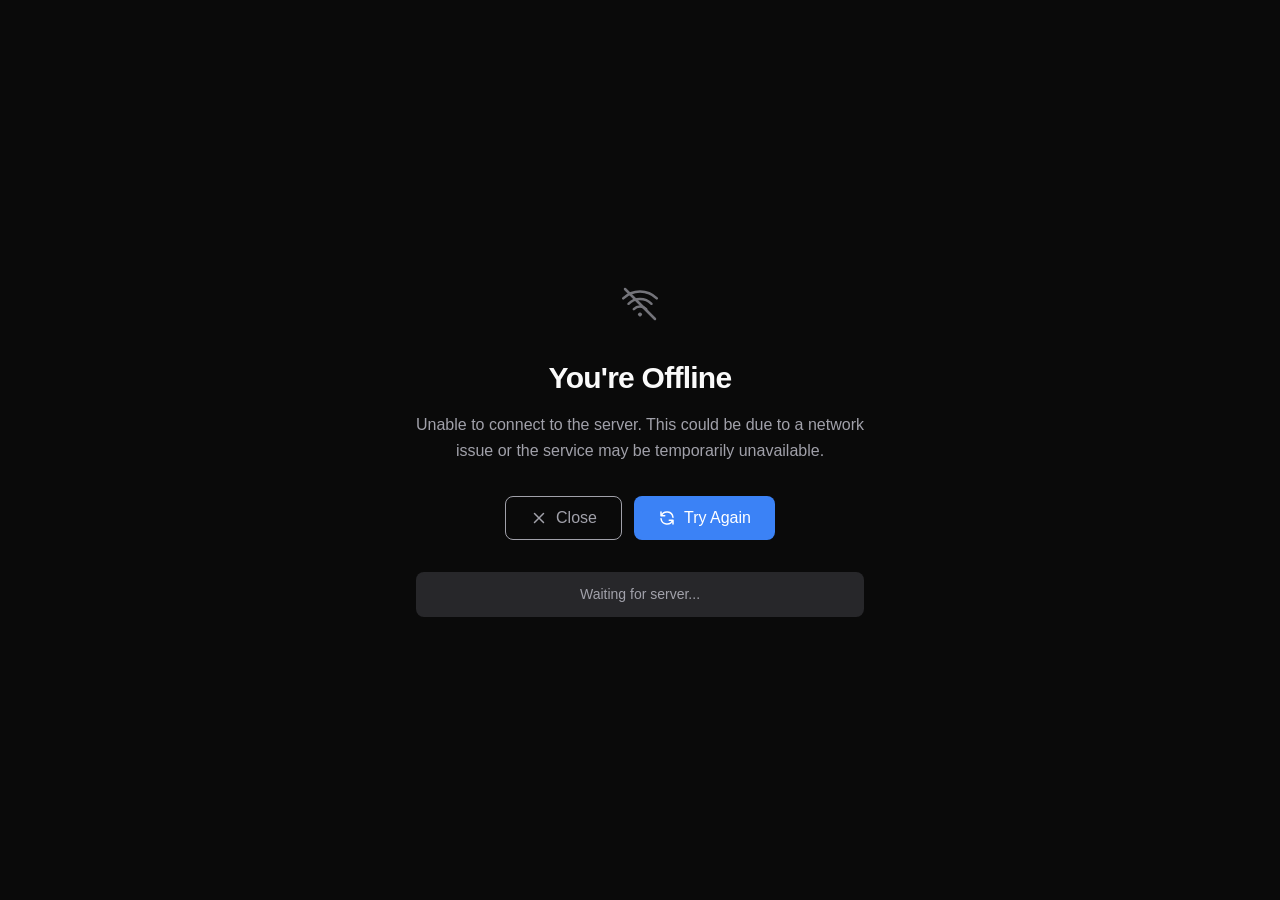
<file: new-pipelines/shiaanx-CAPP/Toolpath/code/commands/command_RequestFusionOps/offline.html>
<!doctype html>
<html lang="en">
  <head>
    <meta charset="UTF-8" />
    <meta name="viewport" content="width=device-width, initial-scale=1.0" />
    <title>Offline - Fusion Add-In</title>
    <style>
      * {
        margin: 0;
        padding: 0;
        box-sizing: border-box;
      }

      :root {
        --bg-color: #0a0a0a;
        --text-color: #fafafa;
        --muted-color: #a1a1aa;
        --status-bg: #27272a;
        --success-bg: rgba(34, 197, 94, 0.1);
        --success-color: #22c55e;
      }

      body.light-theme {
        --bg-color: #fafafa;
        --text-color: #18181b;
        --muted-color: #71717a;
        --status-bg: #e4e4e7;
        --success-bg: rgba(34, 197, 94, 0.15);
        --success-color: #16a34a;
      }

      body {
        font-family:
          -apple-system, BlinkMacSystemFont, "Segoe UI", Roboto,
          "Helvetica Neue", Arial, sans-serif;
        background-color: var(--bg-color);
        color: var(--text-color);
        line-height: 1.5;
        transition: background-color 0.2s ease, color 0.2s ease;
      }

      .container {
        min-height: 100vh;
        display: flex;
        align-items: center;
        justify-content: center;
        padding: 24px;
      }

      .content {
        text-align: center;
        max-width: 448px;
      }

      .icon {
        width: 40px;
        height: 40px;
        margin: 0 auto 24px;
        color: var(--muted-color);
        opacity: 0.7;
      }

      .title {
        font-size: 30px;
        font-weight: 600;
        letter-spacing: -0.025em;
        margin-bottom: 12px;
      }

      .description {
        color: var(--muted-color);
        line-height: 1.625;
        margin-bottom: 32px;
      }

      .button-group {
        display: flex;
        gap: 12px;
        justify-content: center;
      }

      .button {
        display: inline-flex;
        align-items: center;
        justify-content: center;
        gap: 8px;
        background-color: #3b82f6;
        color: white;
        padding: 12px 24px;
        border-radius: 8px;
        font-weight: 500;
        font-size: 16px;
        border: none;
        cursor: pointer;
        transition: background-color 0.15s ease, border-color 0.15s ease;
      }

      .button:hover {
        background-color: #2563eb;
      }

      .button:active {
        transform: scale(0.98);
      }

      .button-secondary {
        background-color: transparent;
        color: var(--muted-color);
        border: 1px solid var(--muted-color);
      }

      .button-secondary:hover {
        background-color: var(--status-bg);
        border-color: var(--text-color);
        color: var(--text-color);
      }

      .button-icon {
        width: 18px;
        height: 18px;
      }

      .status {
        margin-top: 32px;
        padding: 12px 16px;
        background-color: var(--status-bg);
        border-radius: 8px;
        font-size: 14px;
        color: var(--muted-color);
        transition: background-color 0.2s ease, color 0.2s ease;
      }

      .status-success {
        background-color: var(--success-bg);
        color: var(--success-color);
      }
    </style>
  </head>

  <body>
    <div class="container">
      <div class="content">
        <svg
          class="icon"
          fill="none"
          viewBox="0 0 24 24"
          stroke="currentColor"
          stroke-width="1.5"
        >
          <path
            stroke-linecap="round"
            stroke-linejoin="round"
            d="M8.288 15.038a5.25 5.25 0 017.424 0M5.106 11.856c3.807-3.808 9.98-3.808 13.788 0M1.924 8.674c5.565-5.565 14.587-5.565 20.152 0M12.53 18.22l-.53.53-.53-.53a.75.75 0 011.06 0z"
          />
          <path stroke-linecap="round" stroke-linejoin="round" d="M3 3l18 18" />
        </svg>
        <h1 class="title">You're Offline</h1>
        <p class="description">
          Unable to connect to the server. This could be due to a network issue
          or the service may be temporarily unavailable.
        </p>
        <div class="button-group">
          <button onclick="closePalette()" class="button button-secondary">
            <svg
              class="button-icon"
              fill="none"
              viewBox="0 0 24 24"
              stroke="currentColor"
              stroke-width="2"
            >
              <path
                stroke-linecap="round"
                stroke-linejoin="round"
                d="M6 18L18 6M6 6l12 12"
              />
            </svg>
            Close
          </button>
          <button onclick="tryAgain()" class="button">
            <svg
              class="button-icon"
              fill="none"
              viewBox="0 0 24 24"
              stroke="currentColor"
              stroke-width="2"
            >
              <path
                stroke-linecap="round"
                stroke-linejoin="round"
                d="M4 4v5h.582m15.356 2A8.001 8.001 0 004.582 9m0 0H9m11 11v-5h-.581m0 0a8.003 8.003 0 01-15.357-2m15.357 2H15"
              />
            </svg>
            Try Again
          </button>
        </div>
        <div id="offline-status" class="status">Checking connection...</div>
      </div>
    </div>
    <script>
      (function () {
        var status = document.getElementById("offline-status");

        function checkConnection() {
          if (!navigator.onLine) {
            status.textContent = "No internet connection";
            status.className = "status";
          } else {
            status.textContent = "Waiting for server...";
            status.className = "status";
          }
        }

        window.addEventListener("online", function () {
          status.textContent = "Connection restored. Retrying...";
          status.className = "status status-success";
          setTimeout(function () {
            tryAgain();
          }, 1000);
        });

        checkConnection();
      })();

      function tryAgain() {
        var status = document.getElementById("offline-status");
        status.textContent = "Retrying...";
        status.className = "status";

        // Send message to Fusion to close and reopen the palette
        if (window.adsk && window.adsk.fusionSendData) {
          window.adsk.fusionSendData("retryConnection", "{}");
        } else {
          // Fallback if not running in Fusion - just reload
          window.location.reload();
        }
      }

      function closePalette() {
        // Send message to Fusion to close the palette
        if (window.adsk && window.adsk.fusionSendData) {
          window.adsk.fusionSendData("closePalette", "{}");
        }
      }

      // Theme handling
      function applyTheme(theme) {
        // LightGray and ClassicFusion are light themes
        // DarkBlue and MatchDeviceTheme (when dark) are dark themes
        var isLight = theme === "LightGray" || theme === "ClassicFusion";
        if (isLight) {
          document.body.classList.add("light-theme");
        } else {
          document.body.classList.remove("light-theme");
        }
      }

      // Get theme from URL parameter (passed by Fusion when opening offline page)
      function getThemeFromUrl() {
        var params = new URLSearchParams(window.location.search);
        return params.get("theme");
      }

      // Apply theme from URL parameter immediately
      var urlTheme = getThemeFromUrl();
      if (urlTheme) {
        applyTheme(urlTheme);
      }

      // Listen for theme changes from Fusion (if adsk is available)
      if (window.adsk) {
        window.adsk.fusionReceiveData = function (action, data) {
          if (action === "themeChanged") {
            try {
              var parsed = JSON.parse(data);
              applyTheme(parsed.theme);
            } catch (e) {
              console.error("Error parsing theme data:", e);
            }
          }
        };

        // If no URL theme, request config to get current theme
        if (!urlTheme) {
          window.adsk.fusionSendData("getConfig", "{}").then(function (result) {
            try {
              var config = JSON.parse(result);
              if (config.theme) {
                applyTheme(config.theme);
              }
            } catch (e) {
              console.error("Error parsing config:", e);
            }
          });
        }
      }
    </script>
  </body>
</html>
</file>
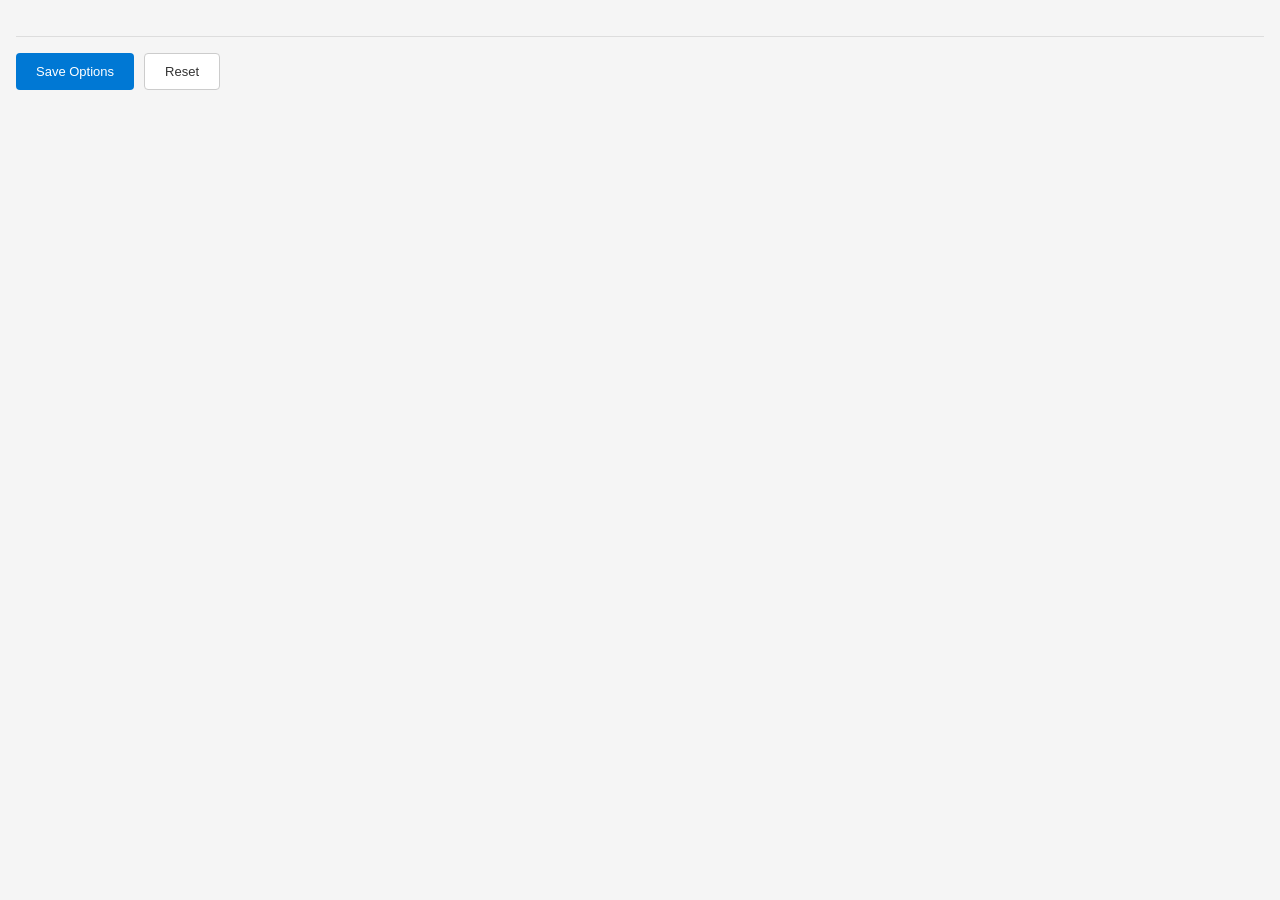
<file: new-pipelines/shiaanx-CAPP/Toolpath/code/commands/command_RequestFusionOps/OptionsTab.html>
<!DOCTYPE html>
<html lang="en">

<head>
    <meta charset="UTF-8">
    <meta name="viewport" content="width=device-width, initial-scale=1.0">
    <title>Options</title>
    <style>
        * {
            box-sizing: border-box;
        }

        body {
            font-family: 'Segoe UI', Arial, sans-serif;
            font-size: 13px;
            margin: 0;
            padding: 16px;
            background-color: #f5f5f5;
            color: #333;
            min-width: 450px;
        }

        .options-container {
            width: 100%;
            min-width: 420px;
        }

        /* Category (top-level) styling */
        .category {
            margin-bottom: 20px;
        }

        .category-header {
            font-weight: 700;
            font-size: 16px;
            color: #333;
            margin-bottom: 12px;
            padding-bottom: 8px;
            border-bottom: 2px solid #0078d4;
        }

        .category-content {
            margin-left: 0;
        }

        /* Group (sub-level) styling */
        .group {
            background-color: #fff;
            border: 1px solid #ddd;
            border-radius: 4px;
            margin-bottom: 12px;
            padding: 14px;
        }

        .group-header {
            font-weight: 600;
            font-size: 13px;
            color: #0078d4;
            margin-bottom: 10px;
            padding-bottom: 6px;
            border-bottom: 1px solid #eee;
        }

        .option-row {
            margin-bottom: 14px;
        }

        .option-row:last-child {
            margin-bottom: 0;
        }

        .option-label {
            display: block;
            margin-bottom: 4px;
        }

        .option-label label {
            font-weight: 500;
            cursor: pointer;
        }

        .option-tooltip {
            font-size: 11px;
            color: #666;
            margin-top: 2px;
            margin-bottom: 6px;
        }

        /* Checkbox styling */
        .checkbox-wrapper {
            display: flex;
            align-items: center;
        }

        .checkbox-wrapper input[type="checkbox"] {
            width: 18px;
            height: 18px;
            margin-right: 10px;
            cursor: pointer;
        }

        .checkbox-wrapper label {
            font-size: 13px;
        }

        /* Text input styling */
        .text-input-wrapper {
            margin-top: 4px;
        }

        .text-input-wrapper label {
            display: block;
            font-size: 12px;
            color: #555;
            margin-bottom: 4px;
        }

        input[type="text"] {
            width: 100%;
            padding: 8px 10px;
            border: 1px solid #ccc;
            border-radius: 4px;
            font-size: 13px;
            font-family: 'Segoe UI', Arial, sans-serif;
        }

        input[type="text"]:focus {
            outline: none;
            border-color: #0078d4;
            box-shadow: 0 0 0 2px rgba(0, 120, 212, 0.2);
        }

        input[type="text"]:disabled {
            background-color: #f0f0f0;
            color: #999;
            cursor: not-allowed;
        }

        /* Select (dropdown) styling */
        .select-wrapper {
            margin-top: 4px;
        }

        .select-wrapper label {
            display: block;
            font-size: 12px;
            color: #555;
            margin-bottom: 4px;
        }

        select {
            width: 100%;
            padding: 8px 10px;
            border: 1px solid #ccc;
            border-radius: 4px;
            font-size: 13px;
            font-family: 'Segoe UI', Arial, sans-serif;
            background-color: #fff;
            cursor: pointer;
            appearance: none;
            background-image: url("data:image/svg+xml;charset=UTF-8,%3csvg xmlns='http://www.w3.org/2000/svg' viewBox='0 0 24 24' fill='none' stroke='%23666' stroke-width='2' stroke-linecap='round' stroke-linejoin='round'%3e%3cpolyline points='6 9 12 15 18 9'%3e%3c/polyline%3e%3c/svg%3e");
            background-repeat: no-repeat;
            background-position: right 8px center;
            background-size: 16px;
            padding-right: 32px;
        }

        select:focus {
            outline: none;
            border-color: #0078d4;
            box-shadow: 0 0 0 2px rgba(0, 120, 212, 0.2);
        }

        select:disabled {
            background-color: #f0f0f0;
            color: #999;
            cursor: not-allowed;
        }

        /* Button styling */
        .button-row {
            margin-top: 20px;
            padding-top: 16px;
            border-top: 1px solid #ddd;
            display: flex;
            gap: 10px;
        }

        button {
            padding: 10px 20px;
            border: none;
            border-radius: 4px;
            font-size: 13px;
            font-weight: 500;
            cursor: pointer;
            transition: background-color 0.2s;
        }

        button.primary {
            background-color: #0078d4;
            color: #fff;
        }

        button.primary:hover {
            background-color: #106ebe;
        }

        button.secondary {
            background-color: #fff;
            color: #333;
            border: 1px solid #ccc;
        }

        button.secondary:hover {
            background-color: #f0f0f0;
        }

        /* Status message */
        .status-message {
            margin-top: 12px;
            padding: 10px 14px;
            border-radius: 4px;
            font-size: 13px;
            display: none;
        }

        .status-message.success {
            background-color: #dff6dd;
            color: #107c10;
            display: block;
        }

        .status-message.error {
            background-color: #fde7e9;
            color: #d13438;
            display: block;
        }

        .status-message.warning {
            background-color: #fff4ce;
            color: #7a6400;
            display: block;
        }

        /* Dependent fields styling */
        .dependent-fields {
            margin-left: 28px;
            margin-top: 12px;
            padding-left: 14px;
            border-left: 3px solid #0078d4;
        }

        .dependent-fields.disabled {
            opacity: 0.5;
            border-left-color: #ccc;
        }

        .dependent-fields .option-row {
            margin-bottom: 12px;
        }
    </style>
</head>

<body>
    <div class="options-container">
        <div id="optionsContent">
            <!-- Options will be dynamically generated here -->
        </div>

        <div class="button-row">
            <button class="primary" id="saveButton" title="Save all options">Save Options</button>
            <button class="secondary" id="resetButton" title="Reset to last saved values">Reset</button>
        </div>

        <div id="statusMessage" class="status-message"></div>
    </div>

    <script src="OptionsTab.js"></script>
</body>

</html>
</file>
